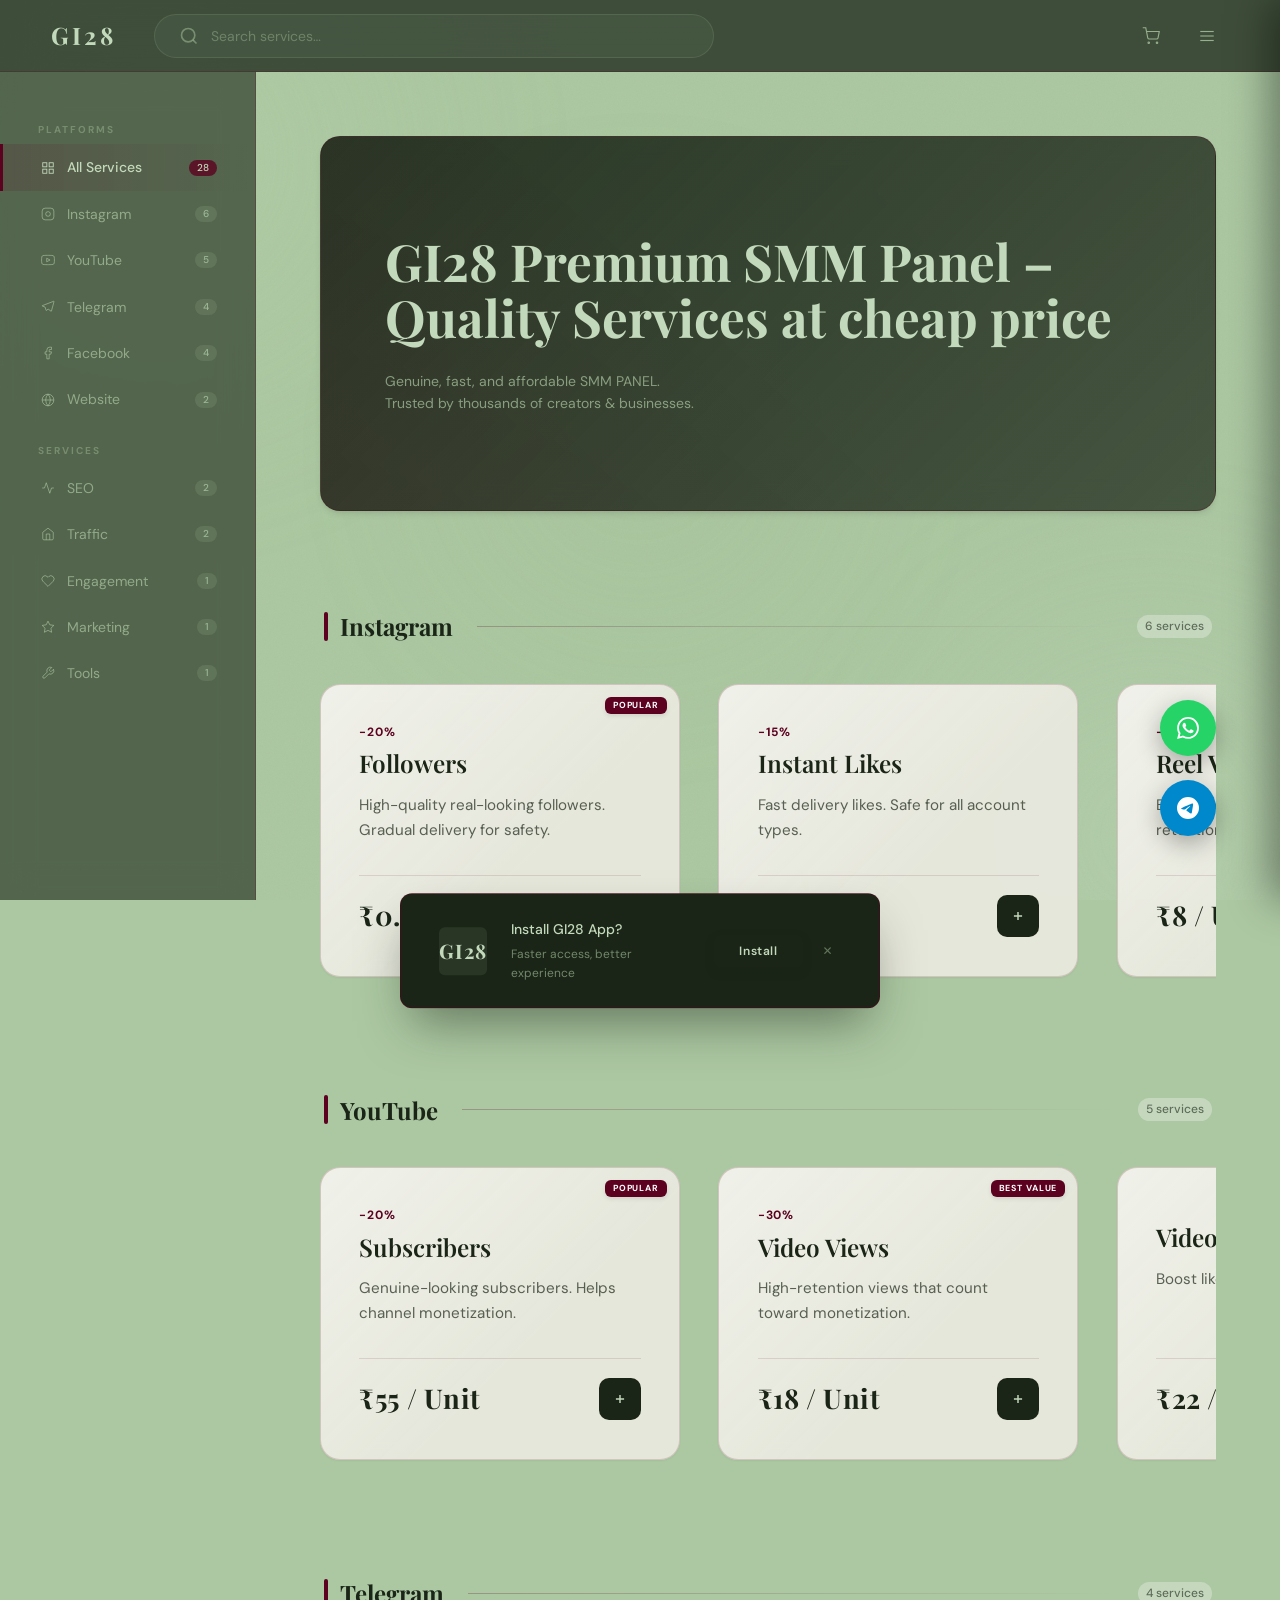
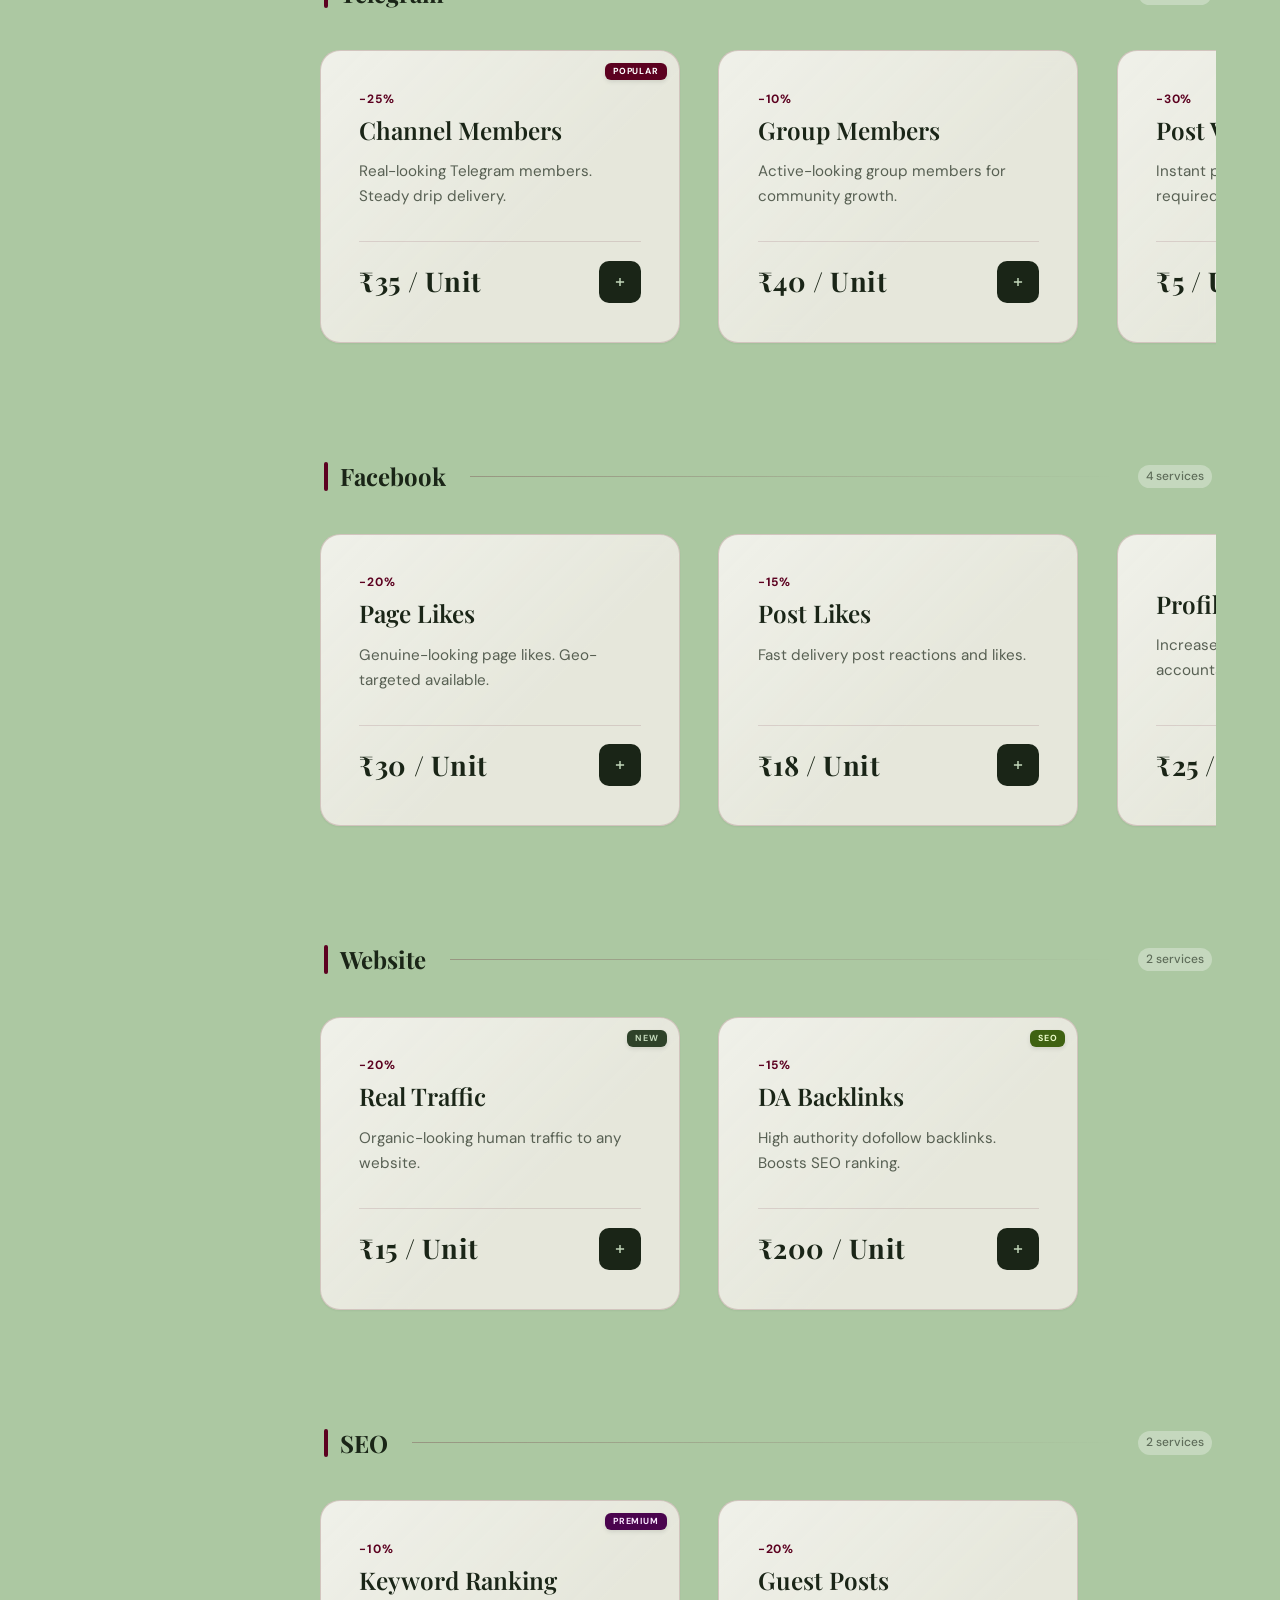
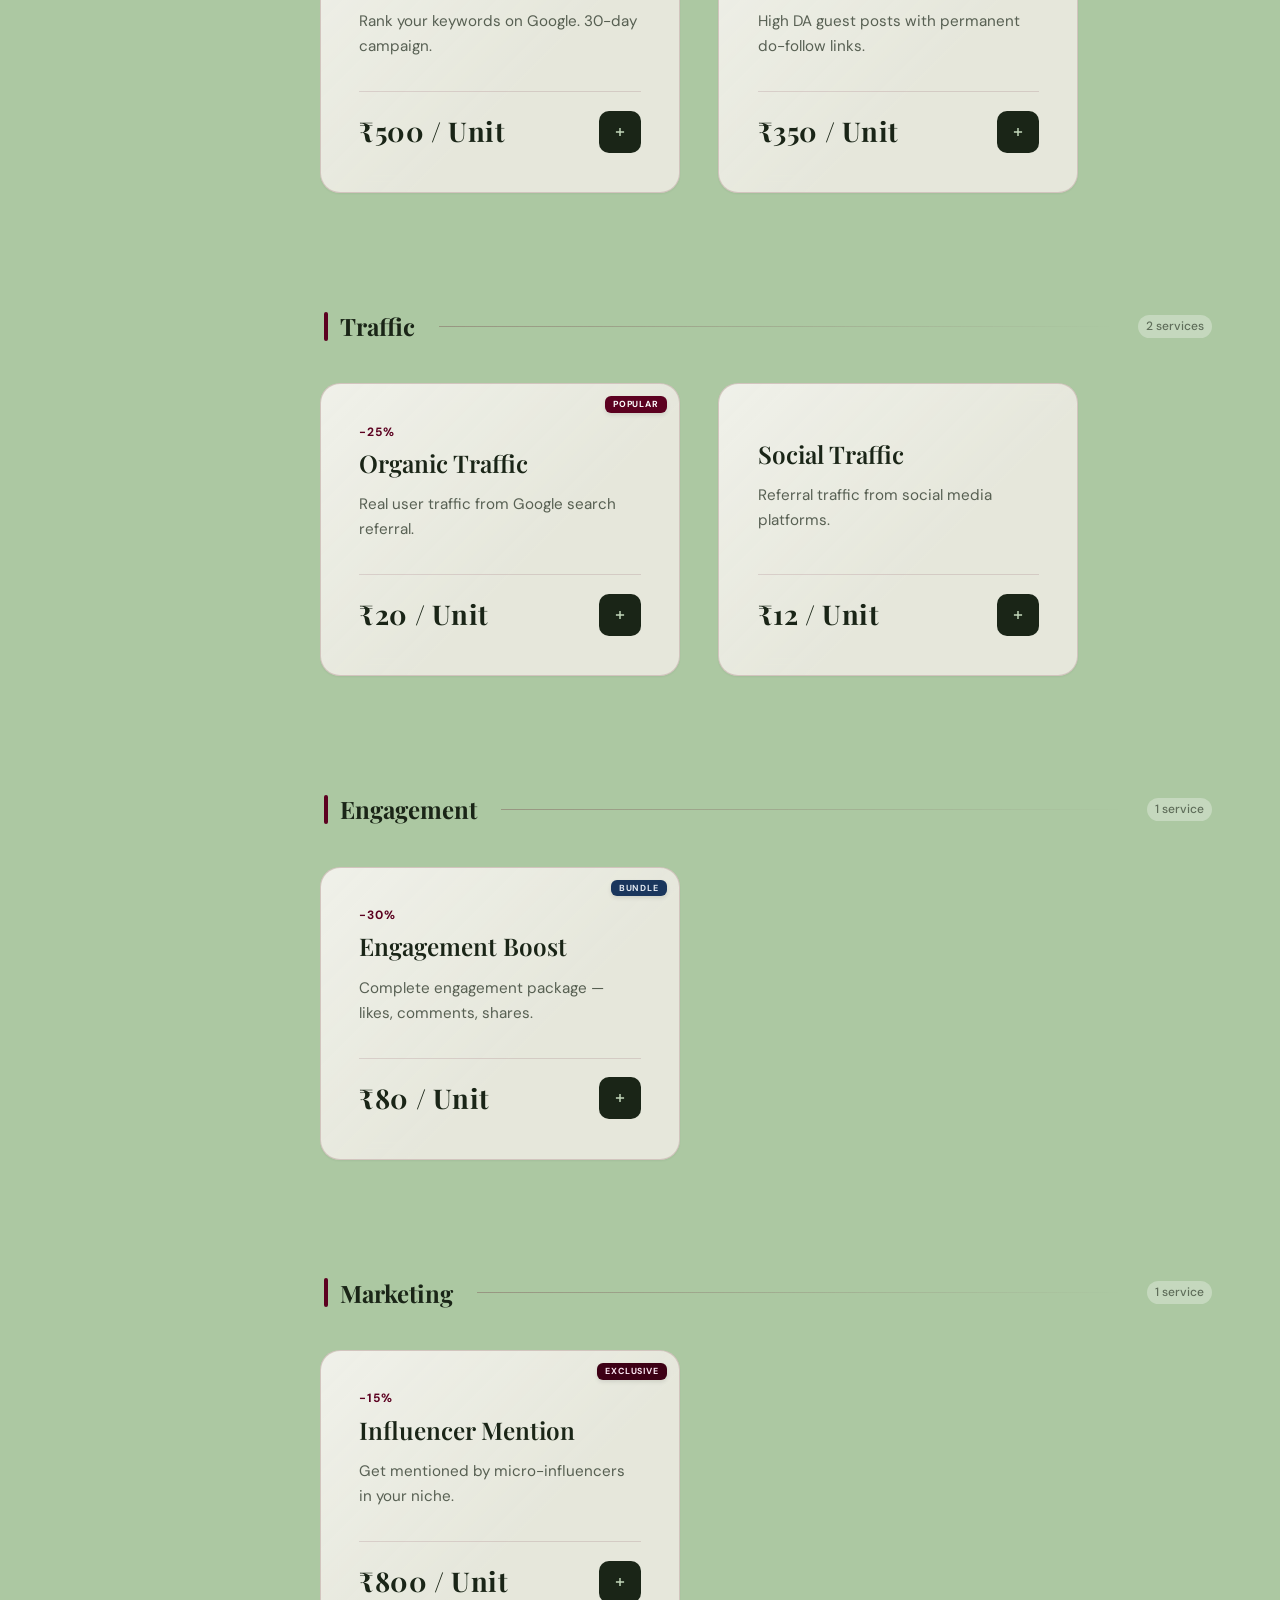
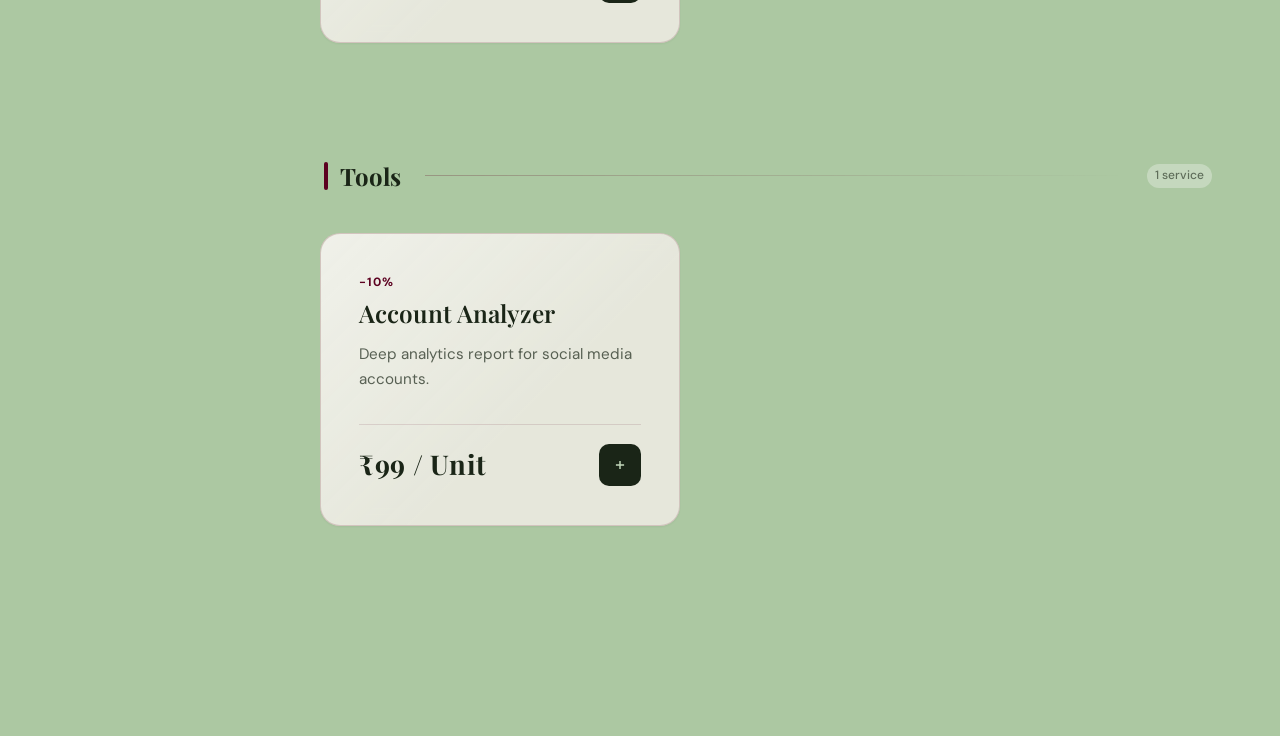
<file: index.html>
<!DOCTYPE html>
<html lang="en">
<head>
  <meta charset="UTF-8"/>
  <meta name="viewport" content="width=device-width, initial-scale=1.0, viewport-fit=cover"/>
  <meta name="theme-color" content="#1A2517"/>
  <meta name="description" content="GI28 — Cheapest digital services marketplace. Instagram, YouTube, Telegram, Facebook growth services. Fast, secure, genuine."/>
  <meta name="keywords" content="instagram followers, youtube subscribers, telegram members, social media services, cheap smm panel"/>
  <meta property="og:title" content="GI28 — Digital Services Marketplace"/>
  <meta property="og:description" content="Cheapest Deals | Limited Time Offer | Fast and Secure | Genuine Services"/>
  <meta property="og:url" content="https://gi28.site"/>
  <meta property="og:type" content="website"/>
  <meta name="twitter:card" content="summary"/>
  <title>GI28 — Digital Services Marketplace</title>
  <link rel="manifest" href="/manifest.json"/>
  <link rel="preconnect" href="https://fonts.googleapis.com"/>
  <link rel="preconnect" href="https://fonts.gstatic.com" crossorigin/>
  <link href="https://fonts.googleapis.com/css2?family=Playfair+Display:ital,wght@0,400;0,500;0,600;0,700;1,400&family=DM+Sans:opsz,wght@9..40,300;9..40,400;9..40,500&display=swap" rel="stylesheet"/>
  <link rel="stylesheet" href="style.css"/>
</head>
<body>

<!-- Background blobs -->
<div class="bg-blobs" aria-hidden="true">
  <div class="bg-blob bg-blob--1"></div>
  <div class="bg-blob bg-blob--2"></div>
  <div class="bg-blob bg-blob--3"></div>
</div>

<div id="app">

  <!-- ── Topbar ── -->

  <!-- ── Header ── -->
  <header class="header" role="banner">
    <div class="header__logo">
      GI28
   </div>

    <div class="header__search" role="search" style="position:relative">
      <svg width="14" height="14" viewBox="0 0 24 24" fill="none" stroke="currentColor" stroke-width="2" aria-hidden="true">
        <circle cx="11" cy="11" r="8"/><line x1="21" y1="21" x2="16.65" y2="16.65"/>
      </svg>
      <input type="search" id="search-input" placeholder="Search services…" autocomplete="off" aria-label="Search services"/>
      <div id="search-results" class="search-results" role="listbox" aria-label="Search results"></div>
    </div>



    <div class="header__actions">
      <a href="/cart/" class="btn-icon" title="View Cart" aria-label="View cart">
        <svg width="18" height="18" viewBox="0 0 24 24" fill="none" stroke="currentColor" stroke-width="1.5" aria-hidden="true">
          <circle cx="9" cy="21" r="1"/><circle cx="20" cy="21" r="1"/>
          <path d="M1 1h4l2.68 13.39a2 2 0 0 0 2 1.61h9.72a2 2 0 0 0 2-1.61L23 6H6"/>
        </svg>
        <span class="cart-badge" aria-live="polite" style="display:none">0</span>
      </a>

      <button id="cart-toggle" class="btn-icon" title="Cart Preview" aria-label="Open cart preview" aria-expanded="false">
        <svg width="18" height="18" viewBox="0 0 24 24" fill="none" stroke="currentColor" stroke-width="1.5" aria-hidden="true">
          <line x1="3" y1="12" x2="21" y2="12"/><line x1="3" y1="6" x2="21" y2="6"/><line x1="3" y1="18" x2="21" y2="18"/>
        </svg>
        <span class="cart-badge" aria-live="polite" style="display:none">0</span>
      </button>
    </div>
  </header>

  <!-- ── Page Layout ── -->
  <div class="page-layout">

    <!-- ── Sidebar ── -->
    <nav id="sidebar" class="sidebar" aria-label="Service categories"></nav>

    <!-- ── Main ── -->
    <main class="main-content" id="main-content">

      <!-- Hero -->
      <div class="hero-banner" role="banner">
  
        <h1 class="hero-banner__title">
    GI28 Premium SMM Panel – Quality Services at cheap price 
        </h1>
        <p class="hero-banner__sub">
          Genuine, fast, and affordable SMM PANEL.<br/>
          Trusted by thousands of creators &amp; businesses.
        </p>
       </div>

      <!-- Services Grid -->
      <div id="services-container">
        <!-- Injected by app.js -->
        <div style="display:flex;gap:12px;flex-wrap:wrap;padding:24px 0">
          <!-- Skeleton tiles -->
          <div class="service-tile skeleton" style="opacity:0.4"></div>
          <div class="service-tile skeleton" style="opacity:0.4"></div>
          <div class="service-tile skeleton" style="opacity:0.4"></div>
          <div class="service-tile skeleton" style="opacity:0.4"></div>
        </div>
      </div>

    </main>
  </div>

  <!-- ── Cart Sidebar ── -->
  <aside id="cart-sidebar" class="cart-sidebar" role="complementary" aria-label="Cart preview">
    <div class="cart-sidebar__header">
      <h2 class="cart-sidebar__title">Cart Preview</h2>
      <button id="cart-close" class="cart-sidebar__close" aria-label="Close cart">
        <svg width="16" height="16" viewBox="0 0 24 24" fill="none" stroke="currentColor" stroke-width="2">
          <line x1="18" y1="6" x2="6" y2="18"/><line x1="6" y1="6" x2="18" y2="18"/>
        </svg>
      </button>
    </div>

    <div id="cart-sidebar-items" class="cart-sidebar__items"></div>

    <div id="cart-sidebar-empty" class="cart-sidebar__empty" style="display:flex">
      <svg width="40" height="40" viewBox="0 0 24 24" fill="none" stroke="currentColor" stroke-width="1" aria-hidden="true">
        <circle cx="9" cy="21" r="1"/><circle cx="20" cy="21" r="1"/>
        <path d="M1 1h4l2.68 13.39a2 2 0 0 0 2 1.61h9.72a2 2 0 0 0 2-1.61L23 6H6"/>
      </svg>
      <p>Your cart is empty.<br/>Add services to get started.</p>
    </div>

    <div id="cart-sidebar-footer" class="cart-sidebar__footer" style="display:none">
      <div class="cart-sidebar__subtotal">
        <span class="cart-sidebar__subtotal-label">Subtotal</span>
        <span id="cart-sidebar-total" class="cart-sidebar__subtotal-amount">₹0.00</span>
      </div>
      <button id="go-to-cart" class="btn btn--primary btn--full">
        View Full Cart
        <svg width="14" height="14" viewBox="0 0 24 24" fill="none" stroke="currentColor" stroke-width="2">
          <line x1="5" y1="12" x2="19" y2="12"/><polyline points="12 5 19 12 12 19"/>
        </svg>
      </button>
    </div>
  </aside>

  <!-- Cart overlay -->
  <div id="cart-overlay" onclick="GI28.closeCart()" style="position:fixed;inset:0;background:rgba(26,37,23,0.5);z-index:299;display:none"></div>

</div><!-- #app -->

<!-- ── Add to Cart Modal ── -->
<div id="modal-overlay" class="modal-overlay" role="dialog" aria-modal="true" aria-labelledby="modal-title">
  <div id="add-modal" class="modal" data-service-id="">

    <div class="modal__header">
      <div>
        <h2 class="modal__title" id="modal-title">Service Title</h2>
        <div class="modal__category" id="modal-category">Category</div>
      </div>
      <button id="modal-close-btn" class="modal__close" aria-label="Close">
        <svg width="16" height="16" viewBox="0 0 24 24" fill="none" stroke="currentColor" stroke-width="2">
          <line x1="18" y1="6" x2="6" y2="18"/><line x1="6" y1="6" x2="18" y2="18"/>
        </svg>
      </button>
    </div>

    <div class="modal__body">
  <div class="modal-service-desc" id="modal-description"></div>
      <div class="form-group">
        <label class="form-label" for="modal-qty">Quantity</label>
        <input type="number" id="modal-qty" class="form-input" min="1" step="1" placeholder="Enter quantity"/>
        <div class="form-hint" id="modal-qty-hint">Min: 100 / Max: 100,000</div>
        <div class="form-error" id="modal-qty-error"></div>
      </div>

      <div class="form-group">
        <label class="form-label" for="modal-link">Target Link / Username</label>
        <input type="text" id="modal-link" class="form-input" placeholder="https://... or @username"/>
        <div class="form-hint">Enter the URL or username for this service</div>
        <div class="form-error" id="modal-link-error"></div>
      </div>

      <div class="price-preview">
        <div class="price-preview__row">
          <span id="modal-unit-price">₹0 / 1000</span>
          <span>×</span>
          <span><span id="modal-qty-display">0</span> qty</span>
        </div>
        <div class="price-preview__total">
          <span class="price-preview__total-label">Total</span>
          <span class="price-preview__total-amount" id="modal-total">₹0.00</span>
        </div>
      </div>

    </div>

    <div class="modal__footer">
      <button id="modal-cancel" class="btn btn--secondary">Cancel</button>
      <button id="modal-confirm" class="btn btn--primary">Add to Cart</button>
    </div>

  </div>
</div>

<!-- ── Floating Support Buttons ── -->
<div class="float-support" aria-label="Support contacts">
  <a href="https://wa.me/919583075623" target="_blank" rel="noopener" class="float-btn float-btn--wa" title="WhatsApp Support" aria-label="WhatsApp Support">
    <svg width="22" height="22" viewBox="0 0 24 24" fill="white" aria-hidden="true">
      <path d="M17.472 14.382c-.297-.149-1.758-.867-2.03-.967-.273-.099-.471-.148-.67.15-.197.297-.767.966-.94 1.164-.173.199-.347.223-.644.075-.297-.15-1.255-.463-2.39-1.475-.883-.788-1.48-1.761-1.653-2.059-.173-.297-.018-.458.13-.606.134-.133.298-.347.446-.52.149-.174.198-.298.298-.497.099-.198.05-.371-.025-.52-.075-.149-.669-1.612-.916-2.207-.242-.579-.487-.5-.669-.51-.173-.008-.371-.01-.57-.01-.198 0-.52.074-.792.372-.272.297-1.04 1.016-1.04 2.479 0 1.462 1.065 2.875 1.213 3.074.149.198 2.096 3.2 5.077 4.487.709.306 1.262.489 1.694.625.712.227 1.36.195 1.871.118.571-.085 1.758-.719 2.006-1.413.248-.694.248-1.289.173-1.413-.074-.124-.272-.198-.57-.347m-5.421 7.403h-.004a9.87 9.87 0 0 1-5.031-1.378l-.361-.214-3.741.982.998-3.648-.235-.374a9.86 9.86 0 0 1-1.51-5.26c.001-5.45 4.436-9.884 9.888-9.884 2.64 0 5.122 1.03 6.988 2.898a9.825 9.825 0 0 1 2.893 6.994c-.003 5.45-4.437 9.884-9.885 9.884m8.413-18.297A11.815 11.815 0 0 0 12.05 0C5.495 0 .16 5.335.157 11.892c0 2.096.547 4.142 1.588 5.945L.057 24l6.305-1.654a11.882 11.882 0 0 0 5.683 1.448h.005c6.554 0 11.89-5.335 11.893-11.893a11.821 11.821 0 0 0-3.48-8.413Z"/>
    </svg>
  </a>
  <a href="https://t.me/Const_Abrar" target="_blank" rel="noopener" class="float-btn float-btn--tg" title="Telegram Support" aria-label="Telegram Support">
    <svg width="22" height="22" viewBox="0 0 24 24" fill="white" aria-hidden="true">
      <path d="M11.944 0A12 12 0 0 0 0 12a12 12 0 0 0 12 12 12 12 0 0 0 12-12A12 12 0 0 0 12 0a12 12 0 0 0-.056 0zm4.962 7.224c.1-.002.321.023.465.14a.506.506 0 0 1 .171.325c.016.093.036.306.02.472-.18 1.898-.962 6.502-1.36 8.627-.168.9-.499 1.201-.82 1.23-.696.065-1.225-.46-1.9-.902-1.056-.693-1.653-1.124-2.678-1.8-1.185-.78-.417-1.21.258-1.91.177-.184 3.247-2.977 3.307-3.23.007-.032.014-.15-.056-.212s-.174-.041-.249-.024c-.106.024-1.793 1.14-5.061 3.345-.48.33-.913.49-1.302.48-.428-.008-1.252-.241-1.865-.44-.752-.245-1.349-.374-1.297-.789.027-.216.325-.437.893-.663 3.498-1.524 5.83-2.529 6.998-3.014 3.332-1.386 4.025-1.627 4.476-1.635z"/>
    </svg>
  </a>

  <!-- Mobile cart button -->
  <button id="cart-mobile-toggle" class="float-btn float-cart-mobile" aria-label="Open cart">
    <svg width="20" height="20" viewBox="0 0 24 24" fill="none" stroke="currentColor" stroke-width="1.5" aria-hidden="true">
      <circle cx="9" cy="21" r="1"/><circle cx="20" cy="21" r="1"/>
      <path d="M1 1h4l2.68 13.39a2 2 0 0 0 2 1.61h9.72a2 2 0 0 0 2-1.61L23 6H6"/>
    </svg>
    <span class="cart-badge" style="display:none">0</span>
  </button>
</div>

<!-- ── PWA Install Prompt ── -->
<div id="install-prompt" class="install-prompt" role="dialog" aria-label="Install app">
  <div class="install-prompt__icon">GI28</div>
  <div class="install-prompt__text">
    <div class="install-prompt__title">Install GI28 App?</div>
    <div class="install-prompt__sub">Faster access, better experience</div>
  </div>
  <div class="install-prompt__actions">
    <button id="install-btn" class="btn btn--primary btn--sm">Install</button>
    <button id="install-dismiss" class="install-prompt__dismiss" aria-label="Dismiss">✕</button>
  </div>
</div>

<!-- ── Toast Container ── -->
<div id="toast-container" class="toast-container" aria-live="polite" aria-atomic="false"></div>

<script src="app.js"></script>
<script>
  // Cart overlay show/hide sync
  const cartSidebar = document.getElementById('cart-sidebar');
  const cartOverlay = document.getElementById('cart-overlay');
  const observer = new MutationObserver(() => {
    cartOverlay.style.display = cartSidebar.classList.contains('open') ? 'block' : 'none';
  });
  observer.observe(cartSidebar, { attributes: true, attributeFilter: ['class'] });
</script>
</body>
</html>
</file>
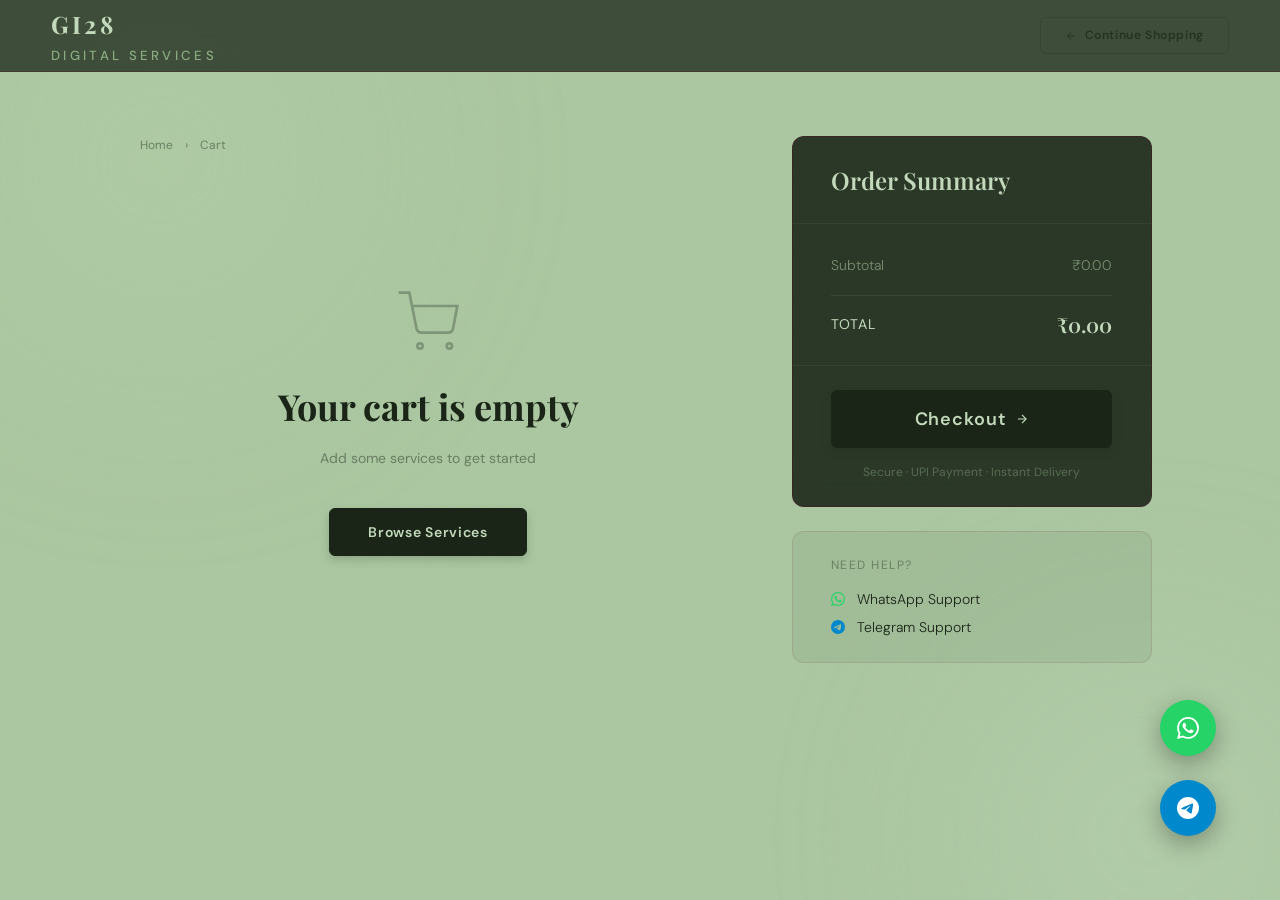
<file: cart/index.html>
<!DOCTYPE html>
<html lang="en">
<head>
  <meta charset="UTF-8"/>
  <meta name="viewport" content="width=device-width, initial-scale=1.0, viewport-fit=cover"/>
  <meta name="theme-color" content="#1A2517"/>
  <meta name="robots" content="noindex"/>
  <title>Cart — GI28</title>
  <link rel="manifest" href="/manifest.json"/>
  <link rel="preconnect" href="https://fonts.googleapis.com"/>
  <link rel="preconnect" href="https://fonts.gstatic.com" crossorigin/>
  <link href="https://fonts.googleapis.com/css2?family=Playfair+Display:ital,wght@0,400;0,500;0,600;0,700;1,400&family=DM+Sans:opsz,wght@9..40,300;9..40,400;9..40,500&display=swap" rel="stylesheet"/>
  <link rel="stylesheet" href="../style.css"/>
  <style>
    /* ── Cart Page Specific Styles ── */
    .cp-layout {
      max-width: 1100px;
      margin: 0 auto;
      padding: var(--sp-xl) var(--sp-lg);
      display: grid;
      grid-template-columns: 1fr 360px;
      gap: var(--sp-xl);
      align-items: start;
    }
    @media (max-width: 900px) {
      .cp-layout { grid-template-columns: 1fr; padding: var(--sp-md); }
    }

    /* Back link */
    .cp-breadcrumb {
      display: flex;
      align-items: center;
      gap: var(--sp-sm);
      font-size: var(--fs-meta);
      color: rgba(26,37,23,0.45);
      margin-bottom: var(--sp-lg);
      padding: 0 var(--sp-sm);
    }
    .cp-breadcrumb a { transition: color var(--t-fast); }
    .cp-breadcrumb a:hover { color: var(--burgundy); }

    /* Section titles */
    .cp-section-title {
      font-family: var(--font-serif);
      font-size: var(--fs-h2);
      font-weight: 600;
      color: var(--deep-olive);
      display: flex;
      align-items: center;
      gap: var(--sp-sm);
      margin-bottom: var(--sp-md);
    }
    .cp-section-title::before {
      content: '';
      display: inline-block;
      width: 3px; height: 18px;
      background: var(--burgundy);
      border-radius: 2px;
    }

    /* Cart items panel */
    .cp-panel {
      background: rgba(240,237,230,0.8);
      border: 1px solid rgba(92,1,32,0.12);
      border-radius: var(--radius-md);
      padding: var(--sp-lg);
      backdrop-filter: blur(6px);
      margin-bottom: var(--sp-lg);
    }

    /* Individual cart item */
    .cp-cart-item {
      border: 1px solid rgba(92,1,32,0.1);
      border-radius: var(--radius-sm);
      overflow: hidden;
      margin-bottom: var(--sp-sm);
      background: rgba(255,255,255,0.5);
      transition: border-color var(--t-fast);
    }
    .cp-cart-item:hover { border-color: rgba(92,1,32,0.25); }
    .cp-cart-item:last-child { margin-bottom: 0; }

    .cp-cart-item__header {
      display: flex;
      align-items: baseline;
      justify-content: space-between;
      padding: var(--sp-sm) var(--sp-md);
      background: rgba(26,37,23,0.03);
      border-bottom: 1px solid rgba(92,1,32,0.06);
    }
    .cp-cart-item__name {
      font-family: var(--font-serif);
      font-size: var(--fs-title);
      font-weight: 500;
      color: var(--deep-olive);
    }
    .cp-cart-item__category {
      font-size: var(--fs-meta);
      color: rgba(26,37,23,0.4);
      font-weight: 300;
    }

    .cp-cart-item__body {
      padding: var(--sp-sm) var(--sp-md);
      display: grid;
      grid-template-columns: 1fr 1fr 1fr;
      gap: var(--sp-sm);
    }
    @media (max-width: 600px) {
      .cp-cart-item__body { grid-template-columns: 1fr 1fr; }
    }
    .cp-cart-item__field { display: flex; flex-direction: column; gap: 2px; }
    .cp-label {
      font-size: var(--fs-micro);
      font-weight: 500;
      text-transform: uppercase;
      letter-spacing: 0.12em;
      color: rgba(26,37,23,0.4);
    }
    .cp-value {
      font-size: var(--fs-body);
      color: var(--deep-olive);
      font-weight: 300;
    }
    .cp-link {
      white-space: nowrap;
      overflow: hidden;
      text-overflow: ellipsis;
      max-width: 200px;
    }

    .cp-cart-item__footer {
      display: flex;
      align-items: center;
      justify-content: space-between;
      padding: var(--sp-xs) var(--sp-md) var(--sp-sm);
    }
    .cp-btn-ghost {
      display: inline-flex;
      align-items: center;
      gap: 4px;
      font-size: var(--fs-meta);
      color: rgba(92,1,32,0.6);
      padding: 3px 6px;
      border-radius: 2px;
      transition: all var(--t-fast);
      background: none;
      border: none;
      cursor: pointer;
      font-family: var(--font-sans);
    }
    .cp-btn-ghost:hover { background: rgba(92,1,32,0.08); color: var(--burgundy); }
    .cp-btn-ghost--sm { font-size: 10px; padding: 2px 5px; }

    .cp-cart-item__price {
      font-family: var(--font-serif);
      font-size: var(--fs-h2);
      font-weight: 600;
      color: var(--deep-olive);
    }

    /* Customer info */
    .cp-customer-form .form-group { margin-bottom: var(--sp-md); }

    /* Coupon */
    .cp-coupon {
      display: flex;
      gap: var(--sp-sm);
      align-items: flex-start;
    }
    .cp-coupon .form-input { flex: 1; }
    .cp-coupon-msg {
      font-size: var(--fs-meta);
      margin-top: 5px;
      font-weight: 300;
    }
    .cp-coupon-msg--success { color: #3a6a3a; }
    .cp-coupon-msg--error   { color: var(--burgundy); }

    /* Summary sidebar */
    .cp-summary {
      background: rgba(26,37,23,0.88);
      border: 1px solid rgba(92,1,32,0.3);
      border-radius: var(--radius-md);
      overflow: hidden;
      position: sticky;
      top: calc(var(--header-h) + var(--sp-md));
      backdrop-filter: blur(12px);
    }
    .cp-summary__header {
      padding: var(--sp-md) var(--sp-lg);
      border-bottom: 1px solid rgba(172,200,162,0.08);
      font-family: var(--font-serif);
      font-size: var(--fs-h2);
      font-weight: 600;
      color: var(--sage-light);
    }
    .cp-summary__body { padding: var(--sp-md) var(--sp-lg); }
    .cp-summary__row {
      display: flex;
      justify-content: space-between;
      align-items: center;
      padding: var(--sp-xs) 0;
      font-size: var(--fs-body);
      color: rgba(172,200,162,0.6);
      font-weight: 300;
    }
    .cp-summary__row--discount { color: #7aaf7a; }
    .cp-summary__total {
      display: flex;
      justify-content: space-between;
      align-items: center;
      padding: var(--sp-sm) 0 0;
      margin-top: var(--sp-sm);
      border-top: 1px solid rgba(172,200,162,0.1);
    }
    .cp-summary__total-label {
      font-size: var(--fs-body);
      font-weight: 400;
      color: var(--sage-light);
      text-transform: uppercase;
      letter-spacing: 0.08em;
    }
    .cp-summary__total-amount {
      font-family: var(--font-serif);
      font-size: 1.3rem;
      font-weight: 600;
      color: var(--sage-light);
    }
    .cp-summary__footer {
      padding: var(--sp-md) var(--sp-lg);
      border-top: 1px solid rgba(172,200,162,0.08);
    }

    /* Empty cart */
    #cart-empty {
      display: none;
      flex-direction: column;
      align-items: center;
      justify-content: center;
      padding: var(--sp-2xl) var(--sp-md);
      text-align: center;
    }
    #cart-empty svg { margin-bottom: var(--sp-md); opacity: 0.3; color: var(--deep-olive); }
    #cart-empty h2 { font-family: var(--font-serif); font-size: var(--fs-h1); color: var(--deep-olive); margin-bottom: var(--sp-sm); }
    #cart-empty p  { font-size: var(--fs-body); color: rgba(26,37,23,0.45); margin-bottom: var(--sp-lg); }

    /* Main cart layout */
    #cart-main { display: grid; }

    /* ── Order Modal ── */
    #order-modal-overlay {
      position: fixed; inset: 0;
      background: rgba(26,37,23,0.75);
      backdrop-filter: blur(8px);
      z-index: var(--z-overlay);
      display: flex; align-items: center; justify-content: center;
      padding: var(--sp-md);
      opacity: 0; visibility: hidden;
      transition: opacity var(--t-mid), visibility var(--t-mid);
    }
    #order-modal-overlay.open { opacity: 1; visibility: visible; }

    #order-modal {
      background: var(--cream);
      border: 1px solid rgba(92,1,32,0.2);
      border-radius: var(--radius-lg);
      width: 100%; max-width: 560px;
      max-height: 90vh;
      overflow-y: auto;
      box-shadow: var(--shadow-modal);
      transform: translateY(20px) scale(0.98);
      transition: transform var(--t-slow);
    }
    #order-modal-overlay.open #order-modal { transform: none; }

    .order-modal__header {
      padding: var(--sp-md) var(--sp-lg);
      border-bottom: 1px solid rgba(92,1,32,0.1);
      background: rgba(26,37,23,0.04);
      display: flex;
      justify-content: space-between;
      align-items: center;
      position: sticky; top: 0;
    }
    .order-modal__title {
      font-family: var(--font-serif);
      font-size: var(--fs-h1);
      font-weight: 600;
      color: var(--deep-olive);
    }
    .order-modal__section { padding: var(--sp-md) var(--sp-lg); border-bottom: 1px solid rgba(92,1,32,0.07); }
    .order-modal__section:last-child { border-bottom: none; }
    .order-modal__section-label {
      font-size: var(--fs-meta);
      font-weight: 500;
      text-transform: uppercase;
      letter-spacing: 0.15em;
      color: rgba(26,37,23,0.4);
      margin-bottom: var(--sp-sm);
    }

    .order-id-box {
      display: flex;
      align-items: center;
      justify-content: space-between;
      background: rgba(26,37,23,0.05);
      border: 1px solid rgba(92,1,32,0.15);
      border-radius: var(--radius-sm);
      padding: var(--sp-sm) var(--sp-md);
    }
    .order-id-val {
      font-family: 'Courier New', monospace;
      font-size: var(--fs-h2);
      font-weight: 700;
      color: var(--deep-olive);
      letter-spacing: 0.1em;
    }

    .order-item-row {
      display: flex;
      justify-content: space-between;
      font-size: var(--fs-body);
      color: rgba(26,37,23,0.7);
      padding: 3px 0;
      font-weight: 300;
      border-bottom: 1px dotted rgba(92,1,32,0.08);
    }
    .order-item-row:last-child { border-bottom: none; }

    /* Payment widget styles */
    .payment-widget { margin-top: var(--sp-sm); }
    .payment-widget--desktop {
      display: flex;
      gap: var(--sp-lg);
      align-items: flex-start;
    }
    .pw-qr-col { flex-shrink: 0; text-align: center; }
    .pw-qr {
      border: 3px solid #fff;
      border-radius: var(--radius-sm);
      box-shadow: var(--shadow-card);
    }
    .pw-qr-label { font-size: var(--fs-meta); color: rgba(26,37,23,0.4); margin-top: 6px; }
    .pw-info-col { flex: 1; }
    .pw-label { font-size: var(--fs-meta); text-transform: uppercase; letter-spacing: 0.12em; color: rgba(26,37,23,0.45); margin-bottom: 4px; }
    .pw-amount { font-family: var(--font-serif); font-size: 1.6rem; font-weight: 700; color: var(--deep-olive); margin-bottom: var(--sp-sm); }
    .pw-divider { height: 1px; background: rgba(92,1,32,0.1); margin: var(--sp-sm) 0; }
    .pw-upi-row { display: flex; align-items: center; gap: var(--sp-sm); flex-wrap: wrap; margin-bottom: var(--sp-sm); }
    .pw-upi-label { font-size: var(--fs-meta); color: rgba(26,37,23,0.45); }
    .pw-upi-val { font-size: var(--fs-body); font-weight: 500; color: var(--deep-olive); font-family: 'Courier New', monospace; }
    .pw-copy-btn {
      display: inline-flex; align-items: center; gap: 3px;
      font-size: var(--fs-meta); color: rgba(26,37,23,0.5);
      background: rgba(26,37,23,0.05); border: 1px solid rgba(26,37,23,0.1);
      padding: 2px 7px; border-radius: 2px; cursor: pointer;
      font-family: var(--font-sans); transition: all var(--t-fast);
    }
    .pw-copy-btn:hover { background: rgba(92,1,32,0.08); color: var(--burgundy); }
    .pw-apps { font-size: var(--fs-meta); color: rgba(26,37,23,0.4); margin-bottom: var(--sp-sm); font-weight: 300; }
    .pw-warning { font-size: var(--fs-meta); color: var(--burgundy); font-weight: 400; }
    .pw-note { font-size: var(--fs-meta); color: rgba(26,37,23,0.4); margin-top: var(--sp-xs); }
    /* Mobile payment */
    .pay-mobile { text-align: center; }
    .pay-upi-btn { margin: var(--sp-md) auto; max-width: 280px; }

    /* UTR section */
    .utr-section {
      background: rgba(26,37,23,0.04);
      border: 1px solid rgba(92,1,32,0.1);
      border-radius: var(--radius-sm);
      padding: var(--sp-md);
      margin-top: var(--sp-md);
    }
    .utr-label {
      font-size: var(--fs-body);
      font-weight: 400;
      color: var(--deep-olive);
      margin-bottom: var(--sp-sm);
    }
    .utr-label span { color: var(--burgundy); font-size: var(--fs-meta); }

    /* ── Receipt ── */
    #receipt-overlay {
      position: fixed; inset: 0;
      background: rgba(26,37,23,0.8);
      backdrop-filter: blur(10px);
      z-index: var(--z-modal);
      display: flex; align-items: center; justify-content: center;
      padding: var(--sp-md);
      opacity: 0; visibility: hidden;
      transition: opacity var(--t-mid), visibility var(--t-mid);
    }
    #receipt-overlay.open { opacity: 1; visibility: visible; }

    #receipt-modal {
      background: #f8f5ef;
      border: 1px solid rgba(92,1,32,0.15);
      border-radius: var(--radius-lg);
      width: 100%; max-width: 640px;
      max-height: 90vh;
      overflow-y: auto;
      box-shadow: var(--shadow-modal);
    }

    .receipt-actions {
      display: flex;
      gap: var(--sp-sm);
      justify-content: flex-end;
      padding: var(--sp-md) var(--sp-lg);
      border-bottom: 1px solid rgba(92,1,32,0.08);
      background: rgba(26,37,23,0.03);
    }

    /* Printable receipt */
    #receipt-printable {
      padding: var(--sp-xl);
      font-family: var(--font-sans);
    }
    .receipt-doc-header {
      display: flex;
      justify-content: space-between;
      align-items: flex-start;
      border-bottom: 2px solid var(--deep-olive);
      padding-bottom: var(--sp-md);
      margin-bottom: var(--sp-md);
    }
    .receipt-logo-block .receipt-logo {
      font-family: var(--font-serif);
      font-size: 1.5rem;
      font-weight: 700;
      color: var(--deep-olive);
      letter-spacing: 0.1em;
    }
    .receipt-logo-block .receipt-tagline {
      font-size: var(--fs-meta);
      color: rgba(26,37,23,0.45);
      letter-spacing: 0.08em;
      margin-top: 2px;
    }
    .receipt-meta-block { text-align: right; font-size: var(--fs-meta); color: rgba(26,37,23,0.55); }
    .receipt-meta-block .receipt-order-id {
      font-family: 'Courier New', monospace;
      font-size: var(--fs-body);
      font-weight: 700;
      color: var(--deep-olive);
      letter-spacing: 0.08em;
      display: block;
      margin-bottom: 4px;
    }

    .receipt-info-grid {
      display: grid;
      grid-template-columns: 1fr 1fr 1fr;
      gap: var(--sp-md);
      margin-bottom: var(--sp-lg);
      padding: var(--sp-md);
      background: rgba(26,37,23,0.03);
      border-radius: var(--radius-sm);
    }
    .receipt-info-item label {
      display: block;
      font-size: var(--fs-meta);
      text-transform: uppercase;
      letter-spacing: 0.12em;
      color: rgba(26,37,23,0.4);
      margin-bottom: 3px;
    }
    .receipt-info-item span {
      font-size: var(--fs-body);
      font-weight: 400;
      color: var(--deep-olive);
    }

    .receipt-table { width: 100%; border-collapse: collapse; margin-bottom: var(--sp-lg); }
    .receipt-table th {
      font-size: var(--fs-meta);
      font-weight: 500;
      text-transform: uppercase;
      letter-spacing: 0.1em;
      color: rgba(26,37,23,0.45);
      border-bottom: 1px solid rgba(92,1,32,0.15);
      padding: var(--sp-sm) var(--sp-xs);
      text-align: left;
    }
    .receipt-table td {
      font-size: var(--fs-body);
      padding: var(--sp-sm) var(--sp-xs);
      border-bottom: 1px solid rgba(92,1,32,0.06);
      color: var(--deep-olive);
      font-weight: 300;
    }

    .receipt-total-row {
      display: flex;
      justify-content: space-between;
      align-items: center;
      border-top: 2px solid var(--deep-olive);
      padding-top: var(--sp-sm);
      margin-top: var(--sp-sm);
    }
    .receipt-total-label { font-size: var(--fs-body); font-weight: 500; color: var(--deep-olive); text-transform: uppercase; letter-spacing: 0.08em; }
    .receipt-total-amount { font-family: var(--font-serif); font-size: 1.4rem; font-weight: 700; color: var(--burgundy); }

    .receipt-footer-note {
      margin-top: var(--sp-lg);
      padding-top: var(--sp-md);
      border-top: 1px solid rgba(92,1,32,0.1);
      font-size: var(--fs-meta);
      color: rgba(26,37,23,0.4);
      text-align: center;
      font-weight: 300;
      line-height: 1.6;
    }

    /* Receipt success header */
    .receipt-success-header {
      text-align: center;
      padding: var(--sp-lg) var(--sp-lg) var(--sp-md);
      background: rgba(26,37,23,0.04);
      border-bottom: 1px solid rgba(92,1,32,0.08);
    }
    .receipt-success-icon {
      width: 48px; height: 48px;
      background: rgba(58,106,58,0.12);
      border-radius: 50%;
      display: flex; align-items: center; justify-content: center;
      margin: 0 auto var(--sp-sm);
      color: #3a6a3a;
    }
    .receipt-success-title {
      font-family: var(--font-serif);
      font-size: var(--fs-h1);
      font-weight: 600;
      color: var(--deep-olive);
      margin-bottom: 4px;
    }
    .receipt-success-sub { font-size: var(--fs-body); color: rgba(26,37,23,0.5); font-weight: 300; }
    
    @media (max-width: 900px) {

  .cp-summary{
    position: fixed;
    bottom: 0;
    left: 0;
    right: 0;
    top: auto;
    border-radius: 16px 16px 0 0;
    z-index: 50;
    max-width: none;
  }

  .cp-summary__header{
    display:none;
  }

  .cp-layout{
    padding-bottom:120px;
  }

}
  </style>
</head>
<body>

<!-- Background blobs -->
<div class="bg-blobs" aria-hidden="true">
  <div class="bg-blob bg-blob--1"></div>
  <div class="bg-blob bg-blob--2"></div>
</div>

<div id="app">

  <!-- ── Header ── -->
  <header class="header" role="banner">
    <a href="/" class="header__logo" aria-label="GI28 home">
      GI28
      <span>Digital Services</span>
    </a>

    <div class="header__actions" style="margin-left:auto">
      <a href="/" class="btn btn--secondary btn--sm">
        <svg width="12" height="12" viewBox="0 0 24 24" fill="none" stroke="currentColor" stroke-width="2">
          <line x1="19" y1="12" x2="5" y2="12"/><polyline points="12 19 5 12 12 5"/>
        </svg>
        Continue Shopping
      </a>
    </div>
  </header>

  <!-- ── Main ── -->
  <main>
    <div class="cp-layout">

      <!-- Left: Cart items + Customer form -->
      <div>
        <div class="cp-breadcrumb">
          <a href="/">Home</a>
          <span>›</span>
          <span>Cart</span>
        </div>

        <!-- Empty state -->
        <div id="cart-empty" style="display:none">
          <svg width="64" height="64" viewBox="0 0 24 24" fill="none" stroke="currentColor" stroke-width="1">
            <circle cx="9" cy="21" r="1"/><circle cx="20" cy="21" r="1"/>
            <path d="M1 1h4l2.68 13.39a2 2 0 0 0 2 1.61h9.72a2 2 0 0 0 2-1.61L23 6H6"/>
          </svg>
          <h2>Your cart is empty</h2>
          <p>Add some services to get started</p>
          <a href="/" class="btn btn--primary">Browse Services</a>
        </div>

        <!-- Cart main content -->
        <div id="cart-main">

          <!-- Items -->
          <div class="cp-panel">
            <h2 class="cp-section-title">Order Items</h2>
            <div id="cart-items">
              <!-- Injected by cart.js -->
            </div>
          </div>

          <!-- Customer Information -->
          <div class="cp-panel cp-customer-form">
            <h2 class="cp-section-title">Your Information</h2>

            <div class="form-group">
              <label class="form-label" for="customer-name">Full Name</label>
              <input type="text" id="customer-name" class="form-input" placeholder="Enter your name"/>
              <div class="form-error" id="name-error"></div>
            </div>

            <div class="form-group">
              <label class="form-label" for="customer-wa">WhatsApp Number</label>
              <input type="tel" id="customer-wa" class="form-input" placeholder="+91 9876543210"/>
              <div class="form-hint">We'll send order updates on WhatsApp</div>
              <div class="form-error" id="wa-error"></div>
            </div>
          </div>

          <!-- Coupon -->
          <div class="cp-panel">
            <h2 class="cp-section-title">Coupon Code</h2>
            <div class="cp-coupon">
              <input type="text" id="coupon-input" class="form-input" placeholder="Enter coupon code" style="text-transform:uppercase"/>
              <button id="apply-coupon" class="btn btn--secondary">Apply</button>
            </div>
            <div id="coupon-msg" class="cp-coupon-msg"></div>
            <button id="remove-coupon" class="cp-btn-ghost" style="margin-top:6px;display:none" onclick="CartPage.removeCoupon()">Remove coupon</button>
          </div>

        </div><!-- #cart-main -->
      </div><!-- Left col -->

      <!-- Right: Order Summary -->
      <div>
        <div class="cp-summary">
          <div class="cp-summary__header">Order Summary</div>
          <div class="cp-summary__body">
            <div class="cp-summary__row">
              <span>Subtotal</span>
              <span id="summary-subtotal">₹0.00</span>
            </div>
            <div class="cp-summary__row cp-summary__row--discount" id="summary-discount-row" style="display:none">
              <span>Discount</span>
              <span id="summary-discount">−₹0.00</span>
            </div>
            <div class="cp-summary__total">
              <span class="cp-summary__total-label">Total</span>
              <span class="cp-summary__total-amount" id="summary-total">₹0.00</span>
            </div>
          </div>
          <div class="cp-summary__footer">
            <button id="checkout-btn" class="btn btn--primary btn--full btn--lg">
              Checkout
              <svg width="14" height="14" viewBox="0 0 24 24" fill="none" stroke="currentColor" stroke-width="2">
                <line x1="5" y1="12" x2="19" y2="12"/><polyline points="12 5 19 12 12 19"/>
              </svg>
            </button>
            <div style="text-align:center;margin-top:var(--sp-sm)">
              <span style="font-size:var(--fs-meta);color:rgba(172,200,162,0.35)">Secure · UPI Payment · Instant Delivery</span>
            </div>
          </div>
        </div>

        <!-- Support box -->
        <div style="margin-top:var(--sp-md);background:rgba(26,37,23,0.06);border:1px solid rgba(92,1,32,0.1);border-radius:var(--radius-md);padding:var(--sp-md) var(--sp-lg);">
          <div style="font-size:var(--fs-meta);color:rgba(26,37,23,0.4);text-transform:uppercase;letter-spacing:0.12em;margin-bottom:var(--sp-sm)">Need Help?</div>
          <a href="https://wa.me/919876543210" target="_blank" rel="noopener"
            style="display:flex;align-items:center;gap:var(--sp-sm);font-size:var(--fs-body);color:var(--deep-olive);margin-bottom:6px;font-weight:300;transition:color 0.15s ease"
            onmouseover="this.style.color='#25d366'" onmouseout="this.style.color='var(--deep-olive)'">
            <svg width="14" height="14" viewBox="0 0 24 24" fill="#25d366"><path d="M17.472 14.382c-.297-.149-1.758-.867-2.03-.967-.273-.099-.471-.148-.67.15-.197.297-.767.966-.94 1.164-.173.199-.347.223-.644.075-.297-.15-1.255-.463-2.39-1.475-.883-.788-1.48-1.761-1.653-2.059-.173-.297-.018-.458.13-.606.134-.133.298-.347.446-.52.149-.174.198-.298.298-.497.099-.198.05-.371-.025-.52-.075-.149-.669-1.612-.916-2.207-.242-.579-.487-.5-.669-.51-.173-.008-.371-.01-.57-.01-.198 0-.52.074-.792.372-.272.297-1.04 1.016-1.04 2.479 0 1.462 1.065 2.875 1.213 3.074.149.198 2.096 3.2 5.077 4.487.709.306 1.262.489 1.694.625.712.227 1.36.195 1.871.118.571-.085 1.758-.719 2.006-1.413.248-.694.248-1.289.173-1.413-.074-.124-.272-.198-.57-.347m-5.421 7.403h-.004a9.87 9.87 0 0 1-5.031-1.378l-.361-.214-3.741.982.998-3.648-.235-.374a9.86 9.86 0 0 1-1.51-5.26c.001-5.45 4.436-9.884 9.888-9.884 2.64 0 5.122 1.03 6.988 2.898a9.825 9.825 0 0 1 2.893 6.994c-.003 5.45-4.437 9.884-9.885 9.884m8.413-18.297A11.815 11.815 0 0 0 12.05 0C5.495 0 .16 5.335.157 11.892c0 2.096.547 4.142 1.588 5.945L.057 24l6.305-1.654a11.882 11.882 0 0 0 5.683 1.448h.005c6.554 0 11.89-5.335 11.893-11.893a11.821 11.821 0 0 0-3.48-8.413Z"/></svg>
            WhatsApp Support
          </a>
          <a href="https://t.me/gi28support" target="_blank" rel="noopener"
            style="display:flex;align-items:center;gap:var(--sp-sm);font-size:var(--fs-body);color:var(--deep-olive);font-weight:300;transition:color 0.15s ease"
            onmouseover="this.style.color='#0088cc'" onmouseout="this.style.color='var(--deep-olive)'">
            <svg width="14" height="14" viewBox="0 0 24 24" fill="#0088cc"><path d="M11.944 0A12 12 0 0 0 0 12a12 12 0 0 0 12 12 12 12 0 0 0 12-12A12 12 0 0 0 12 0a12 12 0 0 0-.056 0zm4.962 7.224c.1-.002.321.023.465.14a.506.506 0 0 1 .171.325c.016.093.036.306.02.472-.18 1.898-.962 6.502-1.36 8.627-.168.9-.499 1.201-.82 1.23-.696.065-1.225-.46-1.9-.902-1.056-.693-1.653-1.124-2.678-1.8-1.185-.78-.417-1.21.258-1.91.177-.184 3.247-2.977 3.307-3.23.007-.032.014-.15-.056-.212s-.174-.041-.249-.024c-.106.024-1.793 1.14-5.061 3.345-.48.33-.913.49-1.302.48-.428-.008-1.252-.241-1.865-.44-.752-.245-1.349-.374-1.297-.789.027-.216.325-.437.893-.663 3.498-1.524 5.83-2.529 6.998-3.014 3.332-1.386 4.025-1.627 4.476-1.635z"/></svg>
            Telegram Support
          </a>
        </div>
      </div>

    </div><!-- .cp-layout -->
  </main>

</div><!-- #app -->

<!-- ── Order Summary Modal ── -->
<div id="order-modal-overlay" role="dialog" aria-modal="true" aria-labelledby="order-modal-title">
  <div id="order-modal">

    <div class="order-modal__header">
      <h2 class="order-modal__title" id="order-modal-title">Order Summary</h2>
      <button id="order-modal-close" class="modal__close" aria-label="Close">
        <svg width="16" height="16" viewBox="0 0 24 24" fill="none" stroke="currentColor" stroke-width="2">
          <line x1="18" y1="6" x2="6" y2="18"/><line x1="6" y1="6" x2="18" y2="18"/>
        </svg>
      </button>
    </div>

    <!-- Order ID -->
    <div class="order-modal__section">
      <div class="order-modal__section-label">Order ID</div>
      <div class="order-id-box">
        <span class="order-id-val" id="order-id-display">—</span>
        <button class="cp-btn-ghost" onclick="navigator.clipboard?.writeText(document.getElementById('order-id-display').textContent)">Copy</button>
      </div>
    </div>

    <!-- Items -->
    <div class="order-modal__section">
      <div class="order-modal__section-label">Items Ordered</div>
      <div id="order-items-list"></div>
      <div style="display:flex;justify-content:space-between;margin-top:var(--sp-sm);padding-top:var(--sp-sm);border-top:1px solid rgba(92,1,32,0.1)">
        <span style="font-size:var(--fs-body);font-weight:500;color:var(--deep-olive)">Total Payable</span>
        <span id="order-amount-display" style="font-family:var(--font-serif);font-size:1.1rem;font-weight:700;color:var(--burgundy)">—</span>
      </div>
    </div>

    <!-- Payment -->
    <div class="order-modal__section">
      <div class="order-modal__section-label">Payment</div>
      <div id="payment-section">
        <!-- Injected by CartPage.renderPaymentSection() -->
      </div>
    </div>

    <!-- UTR Input -->
    <div class="order-modal__section">
      <div class="utr-section">
        <div class="utr-label">
          Enter Transaction ID (UTR)
          <span>— From your UPI app after payment</span>
        </div>
        <div class="form-group" style="margin-bottom:0">
          <input type="text" id="utr-input" class="form-input" placeholder="12-digit UTR / Transaction ID"/>
          <div class="form-error" id="utr-error"></div>
        </div>
        <button id="submit-order-btn" class="btn btn--primary btn--full" style="margin-top:var(--sp-md)">
          Submit Order
        </button>
        <div style="font-size:var(--fs-meta);color:rgba(26,37,23,0.4);text-align:center;margin-top:var(--sp-sm);font-weight:300">
          Your order will be processed within 1–6 hours
        </div>
      </div>
    </div>

  </div>
</div>

<!-- ── Receipt Modal ── -->
<div id="receipt-overlay" role="dialog" aria-modal="true" aria-label="Order Receipt">
  <div id="receipt-modal">

    <div class="receipt-success-header">
      <div class="receipt-success-icon">
        <svg width="24" height="24" viewBox="0 0 24 24" fill="none" stroke="currentColor" stroke-width="2.5">
          <polyline points="20 6 9 17 4 12"/>
        </svg>
      </div>
      <div class="receipt-success-title">Order Submitted!</div>
      <div class="receipt-success-sub">We'll process your order within 1–6 hours</div>
    </div>

    <div class="receipt-actions">
      <button id="download-receipt" class="btn btn--secondary btn--sm">
        <svg width="12" height="12" viewBox="0 0 24 24" fill="none" stroke="currentColor" stroke-width="2">
          <path d="M21 15v4a2 2 0 0 1-2 2H5a2 2 0 0 1-2-2v-4"/>
          <polyline points="7 10 12 15 17 10"/><line x1="12" y1="15" x2="12" y2="3"/>
        </svg>
        Download Receipt
      </button>
      <button id="receipt-close" class="btn btn--primary btn--sm">Back to Shop</button>
    </div>

    <!-- Printable receipt content -->
    <div id="receipt-printable">

      <div class="receipt-doc-header">
        <div class="receipt-logo-block">
          <div class="receipt-logo">GI28</div>
          <div class="receipt-tagline">gi28.site · const.abrar@proton.me</div>
        </div>
        <div class="receipt-meta-block">
          <span class="receipt-order-id" id="receipt-order-id">—</span>
          <span id="receipt-date" style="display:block;margin-bottom:2px">—</span>
          <span style="color:rgba(26,37,23,0.4)">Invoice</span>
        </div>
      </div>

      <div class="receipt-info-grid">
        <div class="receipt-info-item">
          <label>Customer</label>
          <span id="receipt-name">—</span>
        </div>
        <div class="receipt-info-item">
          <label>WhatsApp</label>
          <span id="receipt-wa">—</span>
        </div>
        <div class="receipt-info-item">
          <label>UTR / Txn ID</label>
          <span id="receipt-utr" style="font-family:'Courier New',monospace;font-size:11px">—</span>
        </div>
      </div>

      <table class="receipt-table">
        <thead>
          <tr>
            <th>Service</th>
            <th>Category</th>
            <th>Quantity</th>
            <th>Target</th>
            <th>Amount</th>
          </tr>
        </thead>
        <tbody id="receipt-items">
          <!-- Injected by CartPage -->
        </tbody>
      </table>

      <div class="receipt-total-row">
        <span class="receipt-total-label">Total Paid</span>
        <span class="receipt-total-amount" id="receipt-total">—</span>
      </div>

      <div class="receipt-footer-note">
        GI28 Digital Services · gi28.site · Powered by genuine, fast &amp; secure delivery.<br/>
        For support: WhatsApp or Telegram @gi28support
      </div>

    </div><!-- #receipt-printable -->
  </div>
</div>

<!-- ── Floating Support ── -->
<div class="float-support" aria-label="Support">
  <a href="https://wa.me/919876543210" target="_blank" rel="noopener" class="float-btn float-btn--wa" title="WhatsApp" aria-label="WhatsApp Support">
    <svg width="22" height="22" viewBox="0 0 24 24" fill="white">
      <path d="M17.472 14.382c-.297-.149-1.758-.867-2.03-.967-.273-.099-.471-.148-.67.15-.197.297-.767.966-.94 1.164-.173.199-.347.223-.644.075-.297-.15-1.255-.463-2.39-1.475-.883-.788-1.48-1.761-1.653-2.059-.173-.297-.018-.458.13-.606.134-.133.298-.347.446-.52.149-.174.198-.298.298-.497.099-.198.05-.371-.025-.52-.075-.149-.669-1.612-.916-2.207-.242-.579-.487-.5-.669-.51-.173-.008-.371-.01-.57-.01-.198 0-.52.074-.792.372-.272.297-1.04 1.016-1.04 2.479 0 1.462 1.065 2.875 1.213 3.074.149.198 2.096 3.2 5.077 4.487.709.306 1.262.489 1.694.625.712.227 1.36.195 1.871.118.571-.085 1.758-.719 2.006-1.413.248-.694.248-1.289.173-1.413-.074-.124-.272-.198-.57-.347m-5.421 7.403h-.004a9.87 9.87 0 0 1-5.031-1.378l-.361-.214-3.741.982.998-3.648-.235-.374a9.86 9.86 0 0 1-1.51-5.26c.001-5.45 4.436-9.884 9.888-9.884 2.64 0 5.122 1.03 6.988 2.898a9.825 9.825 0 0 1 2.893 6.994c-.003 5.45-4.437 9.884-9.885 9.884m8.413-18.297A11.815 11.815 0 0 0 12.05 0C5.495 0 .16 5.335.157 11.892c0 2.096.547 4.142 1.588 5.945L.057 24l6.305-1.654a11.882 11.882 0 0 0 5.683 1.448h.005c6.554 0 11.89-5.335 11.893-11.893a11.821 11.821 0 0 0-3.48-8.413Z"/>
    </svg>
  </a>
  <a href="https://t.me/gi28support" target="_blank" rel="noopener" class="float-btn float-btn--tg" title="Telegram" aria-label="Telegram Support">
    <svg width="22" height="22" viewBox="0 0 24 24" fill="white">
      <path d="M11.944 0A12 12 0 0 0 0 12a12 12 0 0 0 12 12 12 12 0 0 0 12-12A12 12 0 0 0 12 0a12 12 0 0 0-.056 0zm4.962 7.224c.1-.002.321.023.465.14a.506.506 0 0 1 .171.325c.016.093.036.306.02.472-.18 1.898-.962 6.502-1.36 8.627-.168.9-.499 1.201-.82 1.23-.696.065-1.225-.46-1.9-.902-1.056-.693-1.653-1.124-2.678-1.8-1.185-.78-.417-1.21.258-1.91.177-.184 3.247-2.977 3.307-3.23.007-.032.014-.15-.056-.212s-.174-.041-.249-.024c-.106.024-1.793 1.14-5.061 3.345-.48.33-.913.49-1.302.48-.428-.008-1.252-.241-1.865-.44-.752-.245-1.349-.374-1.297-.789.027-.216.325-.437.893-.663 3.498-1.524 5.83-2.529 6.998-3.014 3.332-1.386 4.025-1.627 4.476-1.635z"/>
    </svg>
  </a>
</div>

<!-- ── Toast ── -->
<div id="toast-container" class="toast-container" aria-live="polite"></div>

<script src="../payment.js"></script>
<script src="../cart.js"></script>
</body>
</html>
</file>
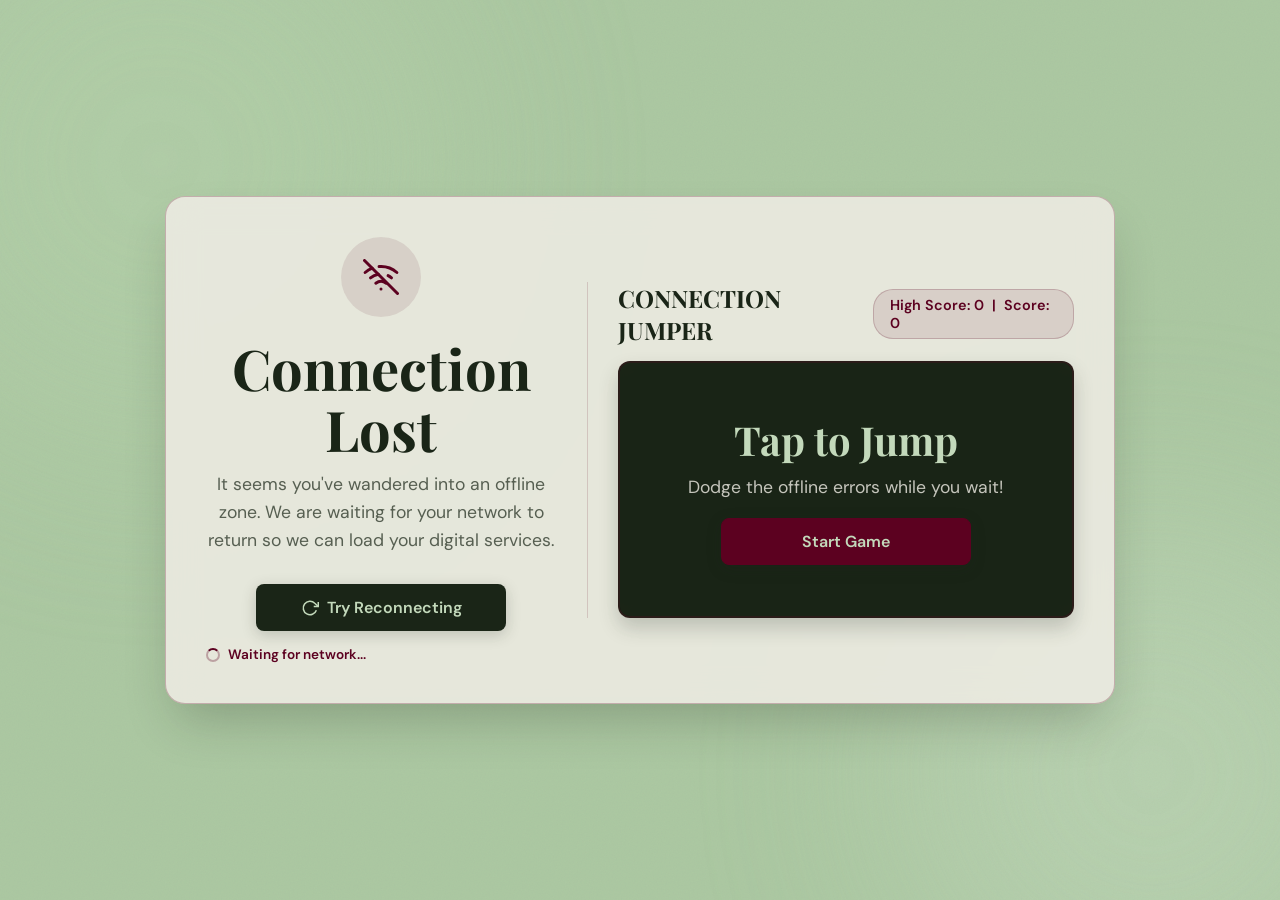
<file: offline.html>
<!DOCTYPE html>
<html lang="en">
<head>
  <meta charset="UTF-8"/>
  <meta name="viewport" content="width=device-width, initial-scale=1.0, maximum-scale=1.0, user-scalable=no, viewport-fit=cover"/>
  <meta name="theme-color" content="#1A2517"/>
  <title>Offline | GI28</title>
  <meta name="description" content="You are currently offline. Check your connection."/>
  
  <link rel="preconnect" href="https://fonts.googleapis.com"/>
  <link rel="preconnect" href="https://fonts.gstatic.com" crossorigin/>
  <link href="https://fonts.googleapis.com/css2?family=Playfair+Display:ital,wght@0,400;0,600;0,700;1,400&family=DM+Sans:opsz,wght@9..40,400;9..40,500;9..40,600&display=swap" rel="stylesheet"/>

  <style>
    /* ── GI28 Theme Core ── */
    :root {
      --sage:        #ACC8A2;
      --sage-light:  #c3d9bb;
      --deep-olive:  #1A2517;
      --burgundy:    #5C0120;
      --cream:       #f0ede6;
      --font-serif:  'Playfair Display', Georgia, serif;
      --font-sans:   'DM Sans', system-ui, -apple-system, sans-serif;
      --radius-md:   0.75rem;
      --radius-lg:   1.25rem;
      --glass-border: rgba(92, 1, 32, 0.25);
    }

    * { box-sizing: border-box; margin: 0; padding: 0; }

    body {
      font-family: var(--font-sans);
      color: var(--deep-olive);
      background: var(--sage);
      min-height: 100vh;
      display: flex;
      flex-direction: column;
      align-items: center;
      justify-content: center;
      overflow-x: hidden;
      padding: clamp(10px, 3vw, 40px);
    }

    /* Paper Texture */
    body::before {
      content: '';
      position: fixed;
      inset: 0;
      background-image: url("data:image/svg+xml,%3Csvg xmlns='http://www.w3.org/2000/svg' width='400' height='400'%3E%3Cfilter id='noise'%3E%3CfeTurbulence type='fractalNoise' baseFrequency='0.75' numOctaves='3' stitchTiles='stitch'/%3E%3C/filter%3E%3Crect width='400' height='400' filter='url(%23noise)' opacity='0.04'/%3E%3C/svg%3E");
      pointer-events: none;
      z-index: 0;
      mix-blend-mode: multiply;
    }

    /* Animated Blobs */
    .bg-blobs { position: fixed; inset: 0; pointer-events: none; z-index: -1; overflow: hidden; }
    .bg-blob { position: absolute; border-radius: 50%; filter: blur(100px); opacity: 0.4; animation: float 20s infinite alternate ease-in-out; }
    .bg-blob--1 { width: 45vw; height: 45vw; background: #b8d4ae; top: -10vw; left: -10vw; }
    .bg-blob--2 { width: 40vw; height: 40vw; background: #c8dcc3; bottom: -10vw; right: -10vw; animation-delay: -5s; }

    /* Main Container */
    .offline-container {
      position: relative;
      z-index: 1;
      width: 100%;
      max-width: 950px;
      background: rgba(240, 237, 230, 0.85);
      backdrop-filter: blur(16px);
      -webkit-backdrop-filter: blur(16px);
      border: 1px solid var(--glass-border);
      border-radius: var(--radius-lg);
      padding: clamp(20px, 4vw, 40px);
      box-shadow: 0 25px 50px -12px rgba(26, 37, 23, 0.25);
      display: flex;
      flex-direction: column;
      gap: 30px;
    }

    @media (min-width: 800px) {
      .offline-container { flex-direction: row; align-items: center; }
      .offline-header { flex: 1; text-align: left; }
      .game-section { flex: 1.3; border-left: 1px solid rgba(92, 1, 32, 0.15); padding-left: 30px; }
    }

    .offline-header { text-align: center; }
    
    .icon-wrapper {
      display: inline-flex;
      align-items: center;
      justify-content: center;
      width: 80px;
      height: 80px;
      background: rgba(92, 1, 32, 0.1);
      border-radius: 50%;
      color: var(--burgundy);
      margin-bottom: 20px;
      animation: pulse 2s infinite ease-in-out;
    }

    @keyframes pulse {
      0% { box-shadow: 0 0 0 0 rgba(92, 1, 32, 0.4); }
      70% { box-shadow: 0 0 0 15px rgba(92, 1, 32, 0); }
      100% { box-shadow: 0 0 0 0 rgba(92, 1, 32, 0); }
    }

    .offline-header h1 { font-family: var(--font-serif); font-size: clamp(2rem, 5vw, 3.5rem); color: var(--deep-olive); line-height: 1.1; margin-bottom: 10px; }
    .offline-header p { font-size: 1.1rem; color: rgba(26, 37, 23, 0.7); margin-bottom: 30px; line-height: 1.6; }

    .btn {
      display: inline-flex;
      align-items: center;
      justify-content: center;
      gap: 8px;
      padding: 12px 24px;
      font-family: var(--font-sans);
      font-size: 1rem;
      font-weight: 600;
      border-radius: 8px;
      cursor: pointer;
      border: 1px solid transparent;
      transition: all 0.3s cubic-bezier(0.175, 0.885, 0.32, 1.275);
      white-space: nowrap;
      text-decoration: none;
      width: 100%;
      max-width: 250px;
    }

    .btn:active { transform: scale(0.95); }
    .btn--primary { background: var(--deep-olive); color: var(--sage-light); box-shadow: 0 4px 15px rgba(26, 37, 23, 0.2); }
    .btn--primary:hover { background: var(--burgundy); transform: translateY(-3px); box-shadow: 0 8px 20px rgba(92, 1, 32, 0.3); }

    .status-text {
      margin-top: 15px;
      font-size: 0.85rem;
      color: var(--burgundy);
      font-weight: 600;
      display: flex;
      align-items: center;
      justify-content: center;
      gap: 8px;
    }
    @media (min-width: 800px) { .status-text { justify-content: flex-start; } }

    .spinner {
      width: 14px;
      height: 14px;
      border: 2px solid rgba(92, 1, 32, 0.3);
      border-top-color: var(--burgundy);
      border-radius: 50%;
      animation: spin 1s linear infinite;
    }
    @keyframes spin { to { transform: rotate(360deg); } }

    /* Game Section */
    .game-section { width: 100%; }
    .game-header { display: flex; justify-content: space-between; align-items: center; margin-bottom: 15px; }
    .game-title { font-family: var(--font-serif); font-weight: 700; color: var(--deep-olive); font-size: clamp(1.2rem, 2.5vw, 1.5rem); }
    .game-stats { font-weight: 600; color: var(--burgundy); background: rgba(92, 1, 32, 0.1); padding: 6px 16px; border-radius: 20px; font-size: 0.9rem; border: 1px solid rgba(92, 1, 32, 0.2); }

    /* Canvas Container */
    #game-container {
      position: relative;
      width: 100%;
      background: var(--deep-olive);
      border-radius: var(--radius-md);
      overflow: hidden;
      border: 2px solid var(--glass-border);
      box-shadow: inset 0 0 30px rgba(0,0,0,0.8), 0 10px 20px rgba(26, 37, 23, 0.2);
      aspect-ratio: 16/9; 
    }

    canvas { display: block; width: 100%; height: 100%; touch-action: none; -webkit-tap-highlight-color: transparent; cursor: pointer; }

    .game-overlay {
      position: absolute;
      inset: 0;
      background: rgba(26, 37, 23, 0.85);
      backdrop-filter: blur(6px);
      display: flex;
      flex-direction: column;
      align-items: center;
      justify-content: center;
      color: var(--cream);
      z-index: 10;
      transition: opacity 0.3s ease;
      text-align: center;
      padding: 20px;
    }
    .game-overlay.hidden { opacity: 0; pointer-events: none; }
    .game-overlay h3 { font-family: var(--font-serif); font-size: clamp(1.8rem, 4vw, 2.5rem); margin-bottom: 10px; color: var(--sage-light); }
    .game-overlay p { margin-bottom: 20px; font-size: 1.1rem; color: rgba(240, 237, 230, 0.8); }

  </style>
</head>
<body>

  <div class="bg-blobs" aria-hidden="true">
    <div class="bg-blob bg-blob--1"></div>
    <div class="bg-blob bg-blob--2"></div>
  </div>

  <div class="offline-container">
    <div class="offline-header">
      <div class="icon-wrapper">
        <svg width="36" height="36" viewBox="0 0 24 24" fill="none" stroke="currentColor" stroke-width="2" stroke-linecap="round" stroke-linejoin="round">
          <line x1="1" y1="1" x2="23" y2="23"></line>
          <path d="M16.72 11.06A10.94 10.94 0 0 1 19 12.55"></path>
          <path d="M5 12.55a10.94 10.94 0 0 1 5.17-2.39"></path>
          <path d="M10.71 5.05A16 16 0 0 1 22.58 9"></path>
          <path d="M1.42 9a15.91 15.91 0 0 1 4.7-2.88"></path>
          <path d="M8.53 16.11a6 6 0 0 1 6.95 0"></path>
          <line x1="12" y1="20" x2="12.01" y2="20"></line>
        </svg>
      </div>
      <h1>Connection Lost</h1>
      <p>It seems you've wandered into an offline zone. We are waiting for your network to return so we can load your digital services.</p>
      
      <button onclick="window.location.reload()" class="btn btn--primary">
        <svg width="18" height="18" viewBox="0 0 24 24" fill="none" stroke="currentColor" stroke-width="2"><polyline points="23 4 23 10 17 10"></polyline><path d="M20.49 15a9 9 0 1 1-2.12-9.36L23 10"></path></svg>
        Try Reconnecting
      </button>

      <div class="status-text">
        <div class="spinner"></div>
        Waiting for network...
      </div>
    </div>

    <div class="game-section">
      <div class="game-header">
        <div class="game-title">CONNECTION JUMPER</div>
        <div class="game-stats">
          High Score: <span id="highScoreDisplay">0</span> &nbsp;|&nbsp; Score: <span id="scoreDisplay">0</span>
        </div>
      </div>

      <div id="game-container">
        <div id="start-screen" class="game-overlay">
          <h3 id="overlay-title">Tap to Jump</h3>
          <p id="overlay-desc">Dodge the offline errors while you wait!</p>
          <button id="start-btn" class="btn btn--primary" style="background: var(--burgundy); border-color: var(--burgundy);">Start Game</button>
        </div>

        <canvas id="gameCanvas"></canvas>
      </div>
    </div>
  </div>

  <script>
    // --- Network Listener ---
    // Automatically reloads the page the second the device reconnects to Wi-Fi/Cellular
    window.addEventListener('online', () => {
      document.querySelector('.status-text').innerHTML = '<span style="color:var(--deep-olive)">Back online! Refreshing...</span>';
      setTimeout(() => {
        window.location.reload();
      }, 1000);
    });

    // --- Game Engine ---
    const canvas = document.getElementById('gameCanvas');
    const ctx = canvas.getContext('2d');
    const gameContainer = document.getElementById('game-container');
    
    const startScreen = document.getElementById('start-screen');
    const scoreDisplay = document.getElementById('scoreDisplay');
    const highScoreDisplay = document.getElementById('highScoreDisplay');
    const titleText = document.getElementById('overlay-title');
    const descText = document.getElementById('overlay-desc');
    
    let logicalWidth, logicalHeight;
    let animationId;
    let isPlaying = false;
    let score = 0;
    let highScore = localStorage.getItem('gi28_offline_highscore') || 0;
    let frameCount = 0;
    let gameSpeed = 5;

    highScoreDisplay.innerText = highScore;

    // Player Entity
    const player = {
      x: 50, y: 0, width: 30, height: 30,
      vy: 0, gravity: 0.6, jumpPower: -10,
      isGrounded: false, color: '#c3d9bb'
    };

    let obstacles = [];
    let groundY;

    function resizeCanvas() {
      const rect = gameContainer.getBoundingClientRect();
      const dpr = window.devicePixelRatio || 1;
      
      canvas.width = rect.width * dpr;
      canvas.height = rect.height * dpr;
      logicalWidth = rect.width;
      logicalHeight = rect.height;
      ctx.scale(dpr, dpr);

      groundY = logicalHeight - 30;
      if (!isPlaying) {
        player.y = groundY - player.height;
        drawStatic();
      }
    }
    window.addEventListener('resize', resizeCanvas);

    // Controls
    function jump() {
      if (isPlaying && player.isGrounded) {
        player.vy = player.jumpPower;
        player.isGrounded = false;
      } else if (!isPlaying) {
        startGame();
      }
    }

    window.addEventListener('keydown', (e) => {
      if (e.code === 'Space' || e.code === 'ArrowUp') jump();
    });
    canvas.addEventListener('touchstart', (e) => { e.preventDefault(); jump(); }, {passive: false});
    canvas.addEventListener('mousedown', jump);

    function spawnObstacle() {
      const minHeight = 20;
      const maxHeight = 50;
      const height = Math.floor(Math.random() * (maxHeight - minHeight + 1) + minHeight);
      
      obstacles.push({
        x: logicalWidth,
        y: groundY - height,
        width: 20,
        height: height,
        color: '#5C0120' // Burgundy error spikes
      });
    }

    function updateEntities() {
      // Player Physics
      player.vy += player.gravity;
      player.y += player.vy;

      if (player.y + player.height >= groundY) {
        player.y = groundY - player.height;
        player.vy = 0;
        player.isGrounded = true;
      }

      // Draw Ground
      ctx.fillStyle = 'rgba(172, 200, 162, 0.2)';
      ctx.fillRect(0, groundY, logicalWidth, logicalHeight - groundY);
      ctx.beginPath();
      ctx.moveTo(0, groundY);
      ctx.lineTo(logicalWidth, groundY);
      ctx.strokeStyle = '#ACC8A2';
      ctx.lineWidth = 2;
      ctx.stroke();

      // Draw Player
      ctx.fillStyle = player.color;
      ctx.shadowColor = player.color;
      ctx.shadowBlur = 10;
      ctx.beginPath();
      ctx.roundRect(player.x, player.y, player.width, player.height, 6);
      ctx.fill();
      ctx.shadowBlur = 0;
      
      // Little face/plus on player
      ctx.fillStyle = '#1A2517';
      ctx.font = 'bold 16px "DM Sans"';
      ctx.textAlign = 'center'; ctx.textBaseline = 'middle';
      ctx.fillText('+', player.x + player.width/2, player.y + player.height/2);

      // Obstacles
      for (let i = 0; i < obstacles.length; i++) {
        let obs = obstacles[i];
        obs.x -= gameSpeed;

        // Draw Error Spike
        ctx.fillStyle = obs.color;
        ctx.beginPath();
        ctx.moveTo(obs.x + obs.width/2, obs.y); // Peak
        ctx.lineTo(obs.x + obs.width, obs.y + obs.height);
        ctx.lineTo(obs.x, obs.y + obs.height);
        ctx.fill();

        // Collision Check (AABB with slight leniency)
        if (player.x < obs.x + obs.width - 5 &&
            player.x + player.width - 5 > obs.x &&
            player.y < obs.y + obs.height &&
            player.y + player.height > obs.y + 5) {
          endGame();
        }

        if (obs.x + obs.width < 0) {
          obstacles.splice(i, 1);
          i--;
          score += 10;
          scoreDisplay.innerText = score;
        }
      }

      // Difficulty scaling
      if (frameCount % 600 === 0 && gameSpeed < 12) {
        gameSpeed += 0.5; 
      }
    }

    function update() {
      if (!isPlaying) return;
      ctx.clearRect(0, 0, logicalWidth, logicalHeight);
      
      frameCount++;
      // Spawn logic
      if (frameCount % Math.floor(Math.random() * 60 + 80) === 0) {
        spawnObstacle();
      }

      updateEntities();
      animationId = requestAnimationFrame(update);
    }

    function startGame() {
      startScreen.classList.add('hidden');
      score = 0;
      frameCount = 0;
      gameSpeed = 5;
      obstacles = [];
      scoreDisplay.innerText = score;
      
      player.y = groundY - player.height;
      player.vy = 0;

      isPlaying = true;
      update();
    }

    function endGame() {
      isPlaying = false;
      cancelAnimationFrame(animationId);
      
      if (score > highScore) {
        highScore = score;
        localStorage.setItem('gi28_offline_highscore', highScore);
        highScoreDisplay.innerText = highScore;
      }

      titleText.innerText = "Game Over!";
      descText.innerText = `You scored ${score} points.`;
      document.getElementById('start-btn').innerText = "Try Again";
      startScreen.classList.remove('hidden');
    }

    function drawStatic() {
      ctx.fillStyle = '#1A2517';
      ctx.fillRect(0, 0, canvas.width, canvas.height);
    }

    // Init
    resizeCanvas();
    drawStatic();
    document.getElementById('start-btn').addEventListener('click', startGame);

  </script>
</body>
</html>
</file>
<file: style.css>
/* ============================================================
   GI28 — Premium Digital Services Marketplace
   Design System & Full Stylesheet (Enhanced Edition)
   ============================================================ */

@import url('https://fonts.googleapis.com/css2?family=Playfair+Display:ital,wght@0,400;0,500;0,600;0,700;1,400;1,500&family=DM+Sans:ital,opsz,wght@0,9..40,300;0,9..40,400;0,9..40,500;1,9..40,300&display=swap');

/* ── CSS Custom Properties ── */
:root {
  /* Colors - Kept original palette but optimized contrast */
  --sage:        #ACC8A2;
  --sage-light:  #c3d9bb;
  --sage-dark:   #8aab80;
  --deep-olive:  #1A2517;
  --olive-mid:   #253520;
  --olive-light: #2e4229;
  --burgundy:    #5C0120;
  --burgundy-hi: #7a0130;
  --burgundy-lo: #3d0015;
  --cream:       #f0ede6;
  --cream-dark:  #e2ddd4;
  
  /* Transparencies for Glass/Overlays */
  --white-ghost: rgba(255, 255, 255, 0.08);
  --white-faint: rgba(255, 255, 255, 0.03);
  --glass-bg:    rgba(26, 37, 23, 0.75);
  --glass-border: rgba(92, 1, 32, 0.25);

  /* Typography */
  --font-serif: 'Playfair Display', Georgia, serif;
  --font-sans:  'DM Sans', system-ui, -apple-system, sans-serif;

  /* Fluid Typographic Scale */
  --fs-hero:   clamp(2rem, 4vw, 3.5rem);
  --fs-h1:     clamp(1.5rem, 3vw, 2.25rem);
  --fs-h2:     clamp(1.25rem, 2vw, 1.5rem);
  --fs-title:  clamp(1rem, 1.5vw, 1.125rem);
  --fs-body:   clamp(0.875rem, 1vw, 1rem); /* 14px to 16px */
  --fs-meta:   0.75rem; /* 12px */
  --fs-micro:  0.625rem; /* 10px */

  /* Fluid Spacing Scale */
  --sp-xs:  clamp(0.25rem, 0.5vw, 0.375rem);
  --sp-sm:  clamp(0.5rem, 1vw, 0.75rem);
  --sp-md:  clamp(1rem, 2vw, 1.5rem);
  --sp-lg:  clamp(1.5rem, 3vw, 2.5rem);
  --sp-xl:  clamp(2.5rem, 5vw, 4rem);
  --sp-2xl: clamp(4rem, 8vw, 6rem);

  /* Layout */
  --header-h:     4.5rem; /* 72px */
  --sidebar-w:    clamp(200px, 20vw, 260px);
  --cart-w:       clamp(320px, 85vw, 400px);
  --tile-size: clamp(260px, 80vw, 360px);
  --tile-gap: var(--sp-lg);
  
  /* Refined Border Radii */
  --radius-sm:    0.375rem;
  --radius-md:    0.75rem;
  --radius-lg:    1.25rem;
  --radius-full:  9999px;

  /* Custom Easings for Premium Feel */
  --ease-in-out: cubic-bezier(0.65, 0, 0.35, 1);
  --ease-spring: cubic-bezier(0.175, 0.885, 0.32, 1.275);
  --ease-out:    cubic-bezier(0.21, 1.06, 0.61, 1);

  /* Transitions */
  --t-fast:   0.15s var(--ease-out);
  --t-mid:    0.3s var(--ease-out);
  --t-slow:   0.5s var(--ease-in-out);
  --t-spring: 0.6s var(--ease-spring);

  /* Layered Shadows for True Depth */
  --shadow-sm:    0 1px 2px rgba(26,37,23,0.05);
  --shadow-card:  0 4px 6px -1px rgba(26,37,23,0.1), 0 2px 4px -1px rgba(26,37,23,0.06);
  --shadow-hover: 0 20px 25px -5px rgba(26,37,23,0.15), 0 10px 10px -5px rgba(92,1,32,0.08);
  --shadow-modal: 0 25px 50px -12px rgba(26,37,23,0.5);
  --shadow-glow:  0 0 15px rgba(92,1,32,0.3);

  /* Z-index Management */
  --z-base:    1;
  --z-sidebar: 100;
  --z-header:  200;
  --z-overlay: 400;
  --z-modal:   500;
  --z-cart:    600;
  --z-toast:   700;
  --z-float:   800;
}

/* ── Reset & Baseline ── */
*, *::before, *::after {
  box-sizing: border-box;
  margin: 0;
  padding: 0;
}

html {
  font-size: 100%;
  scroll-behavior: smooth;
  scroll-padding-top: calc(var(--header-h) + var(--sp-lg));
  -webkit-text-size-adjust: 100%;
  -moz-text-size-adjust: 100%;
}

body {
  font-family: var(--font-sans);
  font-size: var(--fs-body);
  font-weight: 400;
  line-height: 1.6;
  color: var(--deep-olive);
  background: var(--sage);
  overflow-x: hidden;
  min-height: 100vh;
  text-rendering: optimizeLegibility;
  -webkit-font-smoothing: antialiased;
  -moz-osx-font-smoothing: grayscale;
}

::selection {
  background: var(--burgundy);
  color: var(--cream);
}

a {
  color: inherit;
  text-decoration: none;
  transition: color var(--t-fast);
}

img, svg, video, picture {
  display: block;
  max-width: 100%;
  height: auto;
}

button {
  cursor: pointer;
  font-family: inherit;
  border: none;
  background: none;
  color: inherit;
}

input, select, textarea {
  font-family: inherit;
  font-size: inherit;
}

ul, ol {
  list-style: none;
}

/* Global Accessibility Focus State */
*:focus-visible {
  outline: 2px solid var(--burgundy);
  outline-offset: 4px;
  border-radius: 2px;
}

/* ── Paper Texture Background ── */
body::before {
  content: '';
  position: fixed;
  inset: 0;
  background-image: url("data:image/svg+xml,%3Csvg xmlns='http://www.w3.org/2000/svg' width='400' height='400'%3E%3Cfilter id='noise'%3E%3CfeTurbulence type='fractalNoise' baseFrequency='0.75' numOctaves='3' stitchTiles='stitch'/%3E%3C/filter%3E%3Crect width='400' height='400' filter='url(%23noise)' opacity='0.04'/%3E%3C/svg%3E");
  pointer-events: none;
  z-index: 0;
  mix-blend-mode: multiply;
}

/* Gradient Blobs */
.bg-blobs {
  position: fixed;
  inset: 0;
  overflow: hidden;
  pointer-events: none;
  z-index: 0;
}

.bg-blob {
  position: absolute;
  border-radius: var(--radius-full);
  filter: blur(100px);
  opacity: 0.4;
  will-change: transform;
  animation: blobFloat 24s var(--ease-in-out) infinite alternate;
}

.bg-blob--1 {
  width: 45vw; height: 45vw;
  background: radial-gradient(circle, #b8d4ae, transparent 70%);
  top: -10vw; left: -10vw;
  animation-duration: 28s;
}

.bg-blob--2 {
  width: 40vw; height: 40vw;
  background: radial-gradient(circle, #c8dcc3, transparent 70%);
  bottom: -15vw; right: -10vw;
  animation-duration: 22s;
  animation-delay: -5s;
}

.bg-blob--3 {
  width: 35vw; height: 35vw;
  background: radial-gradient(circle, #9ab890, transparent 70%);
  top: 50%; left: 50%;
  transform: translate(-50%, -50%);
  animation-duration: 35s;
  animation-delay: -15s;
  opacity: 0.25;
}

@keyframes blobFloat {
  0%   { transform: translate(0, 0) scale(1) rotate(0deg); }
  33%  { transform: translate(5vw, -3vw) scale(1.1) rotate(5deg); }
  66%  { transform: translate(-3vw, 5vw) scale(0.95) rotate(-5deg); }
  100% { transform: translate(2vw, -2vw) scale(1.05) rotate(2deg); }
}

/* ── App Shell ── */
#app {
  position: relative;
  z-index: var(--z-base);
  min-height: 100vh;
  display: flex;
  flex-direction: column;
}

/* ── Header ── */
.header{
  position: sticky;
  top: 0;
  z-index: var(--z-header);

  height: var(--header-h);

  display: flex;
  align-items: center;
  justify-content: space-between;

  width: 100%;
  max-width: 1700px;
  margin-inline: auto;

  padding-inline: clamp(24px,4vw,72px);
  gap: var(--sp-lg);

  background: var(--glass-bg);
  backdrop-filter: blur(24px);
  -webkit-backdrop-filter: blur(24px);

  border-bottom: 1px solid var(--glass-border);

  transition: background var(--t-mid), box-shadow var(--t-mid);
}
.header__logo {
  font-family: var(--font-serif);
  font-size: clamp(1.2rem, 2vw, 1.5rem);
  font-weight: 700;
  color: var(--sage-light);
  letter-spacing: 0.12em;
  white-space: nowrap;
  flex-shrink: 0;
  text-transform: uppercase;
}

.header__logo span {
  display: block;
  font-size: 0.55em;
  font-family: var(--font-sans);
  font-weight: 500;
  letter-spacing: 0.25em;
  color: var(--sage-dark);
  margin-top: 2px;
}

.header__search {
  flex: 1;
  max-width: 560px;
  display: flex;
  align-items: center;
  gap: var(--sp-sm);
  background: rgba(172, 200, 162, 0.06);
  border: 1px solid rgba(172, 200, 162, 0.15);
  padding-inline: var(--sp-md);
  height: 44px; /* Improved touch target */
  border-radius: var(--radius-full);
  transition: all var(--t-mid);
}

.header__search:focus-within {
  border-color: rgba(92, 1, 32, 0.8);
  background: rgba(172, 200, 162, 0.1);
  box-shadow: var(--shadow-glow);
}

.header__search input {
  flex: 1;
  background: none;
  border: none;
  outline: none;
  font-size: var(--fs-body);
  color: var(--sage-light);
  font-weight: 400;
  width: 100%;
}

.header__search input::placeholder {
  color: rgba(172, 200, 162, 0.4);
}

.header__search svg {
  color: rgba(172, 200, 162, 0.5);
  flex-shrink: 0;
  width: 20px;
  height: 20px;
  transition: color var(--t-fast);
}

.header__search:focus-within svg {
  color: var(--burgundy-hi);
}

.header__actions {
  display: flex;
  align-items: center;
  gap: var(--sp-sm);
  margin-left: auto;
  flex-shrink: 0;
}

.btn-icon {
  width: 44px; /* A11y touch target */
  height: 44px;
  display: flex;
  align-items: center;
  justify-content: center;
  border-radius: var(--radius-full);
  color: rgba(172, 200, 162, 0.8);
  transition: all var(--t-spring);
  position: relative;
  background: transparent;
}

.btn-icon:hover {
  background: var(--white-ghost);
  color: var(--sage-light);
  transform: translateY(-2px);
}

.btn-icon:active {
  transform: translateY(0);
}

.cart-badge {
  position: absolute;
  top: 4px;
  right: 2px;
  min-width: 20px;
  height: 20px;
  background: var(--burgundy);
  color: #fff;
  font-size: var(--fs-micro);
  font-weight: 700;
  border-radius: var(--radius-full);
  display: flex;
  align-items: center;
  justify-content: center;
  padding-inline: 4px;
  line-height: 1;
  box-shadow: 0 2px 5px rgba(92, 1, 32, 0.4);
  transition: transform var(--t-spring);
}

.cart-badge.pulse {
  animation: badgePulse 0.4s var(--ease-spring);
}

@keyframes badgePulse {
  0%   { transform: scale(1); }
  50%  { transform: scale(1.3); }
  100% { transform: scale(1); }
}

.header__tagline {
  display: none;
  font-size: var(--fs-micro);
  font-weight: 500;
  letter-spacing: 0.15em;
  text-transform: uppercase;
  color: rgba(172, 200, 162, 0.5);
  white-space: nowrap;
}

@media (min-width: 1100px) {
  .header__tagline { display: block; }
}

/* ── Page Layout ── */
.page-layout {
  display: grid;
  grid-template-columns: var(--sidebar-w) 1fr;
  flex: 1;
}

/* ── Left Sidebar ── */
.sidebar {
  position: sticky;
  top: var(--header-h);
  height: calc(100vh - var(--header-h));
  overflow-y: auto;
  background: rgba(26, 37, 23, 0.6);
  backdrop-filter: blur(16px);
  -webkit-backdrop-filter: blur(16px);
  border-right: 1px solid var(--glass-border);
  padding-block: var(--sp-lg);
  scrollbar-width: thin;
  scrollbar-color: rgba(92, 1, 32, 0.4) transparent;
}

.sidebar::-webkit-scrollbar {
  width: 4px;
}

.sidebar::-webkit-scrollbar-track {
  background: transparent;
}

.sidebar::-webkit-scrollbar-thumb {
  background: rgba(92, 1, 32, 0.4);
  border-radius: var(--radius-full);
}

.sidebar__label {
  font-size: var(--fs-micro);
  font-weight: 700;
  letter-spacing: 0.2em;
  text-transform: uppercase;
  color: rgba(172, 200, 162, 0.4);
  padding: var(--sp-sm) var(--sp-lg) var(--sp-xs);
  margin-top: var(--sp-md);
}

.sidebar__label:first-child {
  margin-top: 0;
}

.sidebar__item {
  display: flex;
  align-items: center;
  gap: var(--sp-sm);
  padding: var(--sp-sm) var(--sp-lg);
  color: rgba(172, 200, 162, 0.7);
  font-size: var(--fs-body);
  font-weight: 400;
  cursor: pointer;
  border-left: 3px solid transparent;
  transition: all var(--t-fast);
  position: relative;
}

.sidebar__item:hover {
  color: var(--sage-light);
  background: rgba(172, 200, 162, 0.08);
  border-left-color: rgba(92, 1, 32, 0.5);
  padding-left: calc(var(--sp-lg) + 4px); /* Subtle indent */
}

.sidebar__item.active {
  color: var(--sage-light);
  background: linear-gradient(90deg, rgba(92,1,32,0.15) 0%, transparent 100%);
  border-left-color: var(--burgundy);
  font-weight: 500;
}

.sidebar__item .count {
  margin-left: auto;
  font-size: var(--fs-micro);
  background: rgba(172, 200, 162, 0.15);
  color: rgba(172, 200, 162, 0.8);
  padding: 2px 8px;
  border-radius: var(--radius-full);
  font-weight: 500;
  line-height: 1.2;
}

.sidebar__item.active .count {
  background: rgba(92, 1, 32, 0.8);
  color: var(--sage-light);
}

/* ── Main Content ── */
.main-content{
  padding: var(--sp-xl) clamp(28px,5vw,80px) var(--sp-2xl);
  overflow-x:hidden;
  max-width:1700px;
  margin:0 auto;
  width:100%;
}
/* ── Hero Banner ── */
.hero-banner {
  background: linear-gradient(135deg, rgba(26, 37, 23, 0.9) 0%, rgba(26, 37, 23, 0.7) 100%);
  border: 1px solid var(--glass-border);
  border-radius: var(--radius-lg);
  padding: var(--sp-2xl) var(--sp-xl);
  margin-bottom: var(--sp-2xl);
  position: relative;
  overflow: hidden;
  backdrop-filter: blur(12px);
  -webkit-backdrop-filter: blur(12px);
  box-shadow: var(--shadow-card);
  max-width:1500px;
margin-inline:auto;
}

.hero-banner::before {
  content: '';
  position: absolute;
  inset: 0;
  background: linear-gradient(45deg, rgba(92, 1, 32, 0.1) 0%, transparent 50%);
  pointer-events: none;
}

/* Subtle Animated Shine */
.hero-banner::after {
  content: '';
  position: absolute;
  top: 0; left: -100%; width: 50%; height: 100%;
  background: linear-gradient(to right, transparent, rgba(255,255,255,0.03), transparent);
  transform: skewX(-25deg);
  animation: heroShine 8s infinite;
  pointer-events: none;
}

@keyframes heroShine {
  0% { left: -100%; }
  20% { left: 200%; }
  100% { left: 200%; }
}

.hero-banner__tag {
  display: inline-flex;
  align-items: center;
  gap: var(--sp-sm);
  font-size: var(--fs-meta);
  font-weight: 600;
  letter-spacing: 0.2em;
  text-transform: uppercase;
  color: rgba(172, 200, 162, 0.7);
  margin-bottom: var(--sp-md);
}

.hero-banner__tag span {
  display: inline-block;
  width: 32px;
  height: 2px;
  background: var(--burgundy);
  border-radius: 2px;
}

.hero-banner__title {
  font-family: var(--font-serif);
  font-size: var(--fs-hero);
  font-weight: 700;
  color: var(--sage-light);
  line-height: 1.1;
  margin-bottom: var(--sp-md);
  position: relative;
  text-wrap: balance; /* Modern typography feature */
}

.hero-banner__sub {
  font-size: var(--fs-body);
  font-weight: 400;
  color: rgba(172, 200, 162, 0.7);
  max-width: 50ch; /* Optimal reading length */
  line-height: 1.6;
  position: relative;
  text-wrap: pretty;
}

.hero-banner__badges {
  display: flex;
  gap: var(--sp-sm);
  margin-top: var(--sp-lg);
  flex-wrap: wrap;
  position: relative;
}

.hero-badge {
  font-size: var(--fs-micro);
  font-weight: 600;
  letter-spacing: 0.1em;
  text-transform: uppercase;
  padding: 6px 14px;
  border: 1px solid rgba(92, 1, 32, 0.5);
  background: rgba(92, 1, 32, 0.1);
  color: rgba(172, 200, 162, 0.9);
  border-radius: var(--radius-full);
  backdrop-filter: blur(4px);
  transition: all var(--t-fast);
}

.hero-badge:hover {
  background: var(--burgundy);
  color: var(--cream);
  border-color: var(--burgundy);
}

/* ── Section Header ── */
.section-header{
  display:flex;
  align-items:center;
  gap:var(--sp-md);
  margin-bottom:28px;
  padding-inline:4px;
}

.section-header__title {
  font-family: var(--font-serif);
  font-size: var(--fs-h2);
  font-weight: 700;
  color: var(--deep-olive);
  display: flex;
  align-items: center;
  gap: var(--sp-sm);
  white-space: nowrap;
}

.section-header__title::before {
  content: '';
  display: inline-block;
  width: 4px;
  height: 1.2em;
  background: var(--burgundy);
  border-radius: var(--radius-full);
}

.section-header__line {
  flex: 1;
  height: 1px;
  background: linear-gradient(to right, rgba(92, 1, 32, 0.25), transparent);
}

.section-header__count {
  font-size: var(--fs-meta);
  color: rgba(26, 37, 23, 0.6);
  font-weight: 500;
  background: rgba(255,255,255,0.3);
  padding: 2px 8px;
  border-radius: var(--radius-full);
}

/* ── Service Category Section ── */
.service-category {
  margin-bottom: var(--sp-2xl);
  scroll-margin-top: calc(var(--header-h) + var(--sp-xl));
}

/* ── Horizontal Scroll Row ── */
.tiles-scroll{
  display:flex;
  gap:var(--tile-gap);
  overflow-x:auto;
  padding:10px 0 18px 0;
  scroll-snap-type:x mandatory;
}

.tiles-scroll::-webkit-scrollbar {
  display: none;
}

.tiles-scroll:active {
  cursor: grabbing;
}

/* ── Service Tile ── */
.service-tile {
  flex: 0 0 var(--tile-size);
  width: var(--tile-size);

  background: rgba(240, 237, 230, 0.85);
  border: 1px solid rgba(92, 1, 32, 0.15);
  border-radius: var(--radius-lg);
  padding: var(--sp-lg);
  display: flex;
  flex-direction: column;
  cursor: pointer;
  transition: transform var(--t-spring), box-shadow var(--t-spring), border-color var(--t-mid);
  box-shadow: var(--shadow-sm);
  position: relative;
  overflow: hidden;
  backdrop-filter: blur(8px);
  -webkit-backdrop-filter: blur(8px);
  scroll-snap-align: start;
}

.service-tile::before {
  content: '';
  position: absolute;
  inset: 0;
  background: linear-gradient(135deg, rgba(255, 255, 255, 0.4) 0%, transparent 60%);
  pointer-events: none;
  border-radius: inherit;
  z-index: 1;
}

.service-tile:hover, .service-tile:focus-visible {
  transform: translateY(-8px) scale(1.02);
  box-shadow: var(--shadow-hover);
  border-color: rgba(92, 1, 32, 0.5);
  background: rgba(240, 237, 230, 0.95);
}

/* Elevate content above the gradient before */
.service-tile > * {
  position: relative;
  z-index: 2;
}

.tile__badge {
  position: absolute;
  top: var(--sp-sm);
  right: var(--sp-sm);
  font-size: 0.55rem;
  font-weight: 700;
  letter-spacing: 0.1em;
  text-transform: uppercase;
  padding: 4px 8px;
  border-radius: var(--radius-sm);
  background: var(--burgundy);
  color: #fff;
  line-height: 1;
  box-shadow: 0 2px 4px rgba(0,0,0,0.1);
  z-index: 3;
}

/* Badge Color Variations */
.tile__badge--popular  { background: var(--burgundy); }
.tile__badge--hot      { background: #d93800; color: #fff; }
.tile__badge--new      { background: var(--olive-light); color: var(--sage-light); }
.tile__badge--bundle   { background: #1a365d; color: #e2e8f0; }
.tile__badge--seo      { background: #3f6212; color: #ecfccb; }
.tile__badge--best     { background: #7c2d12; color: #ffedd5; }
.tile__badge--instant  { background: #134e4a; color: #ccfbf1; }
.tile__badge--premium  { background: #4a044e; color: #fae8ff; }
.tile__badge--monetize { background: #713f12; color: #fef08a; }
.tile__badge--exclusive{ background: var(--burgundy-lo); color: #fce7f3; }

.tile__discount{
  font-size: 0.75rem;   /* pehle micro tha */
  font-weight: 700;
  color: var(--burgundy);
  letter-spacing: 0.06em;
  margin-bottom: 6px;
  text-transform: uppercase;
}
.tile__title{
  font-family:var(--font-serif);
  font-size:clamp(1.45rem,1.9vw,1.75rem);
  font-weight:600;
  color:var(--deep-olive);
  line-height:1.25;
  margin-bottom:8px;
}

.tile__desc{
  font-size:clamp(0.95rem,1.05vw,1.05rem);
  font-weight:400;
  color:rgba(26,37,23,0.70);
  line-height:1.65;
  margin-top:6px;
  margin-bottom:16px;

  display:-webkit-box;
  -webkit-line-clamp:3;
  -webkit-box-orient:vertical;
  overflow:hidden;

  min-height:66px;
}
.tile__footer{
  margin-top:auto;
  padding-top:18px;
  border-top:1px solid rgba(92,1,32,0.12);

  display:flex;
  align-items:center;
  justify-content:space-between;
}

.tile__price{
  font-family:var(--font-serif);
  font-size:clamp(1.7rem,2vw,2rem);
  font-weight:700;
  color:var(--deep-olive);
  letter-spacing:0.02em;
}
.tile__price-unit {
  font-size: var(--fs-micro);
  font-weight: 500;
  color: rgba(26, 37, 23, 0.5);
  display: block;
  font-family: var(--font-sans);
  margin-top: 2px;
  text-transform: uppercase;
  letter-spacing: 0.05em;
}

.tile__add-btn{
  width:42px;
  height:42px;
  background:var(--deep-olive);
  color:var(--sage-light);
  border-radius:10px;
  font-size:1.4rem;
  display:flex;
  align-items:center;
  justify-content:center;
  transition:all var(--t-fast);
}

.tile__add-btn:hover {
  background: var(--burgundy);
  transform: scale(1.1);
}

.tile__add-btn:active {
  transform: scale(0.95);
}

/* ── Modal Overlay ── */
.modal-overlay {
  position: fixed;
  inset: 0;
  background: rgba(15, 20, 13, 0.8);
  backdrop-filter: blur(8px);
  -webkit-backdrop-filter: blur(8px);
  z-index: var(--z-modal);
  display: flex;
  align-items: center;
  justify-content: center;
  padding: var(--sp-md);
  opacity: 0;
  visibility: hidden;
  transition: opacity var(--t-mid), visibility var(--t-mid);
}

.modal-overlay.open {
  opacity: 1;
  visibility: visible;
}

.modal {
  background: var(--cream);
  border: 1px solid rgba(92, 1, 32, 0.2);
  border-radius: var(--radius-lg);
  width: 100%;
  max-width: 480px;
  box-shadow: var(--shadow-modal);
  overflow: hidden;
  transform: translateY(30px) scale(0.95);
  transition: transform var(--t-spring);
  will-change: transform;
}

.modal-overlay.open .modal {
  transform: translateY(0) scale(1);
}

.modal__header {
  display: flex;
  align-items: flex-start;
  justify-content: space-between;
  padding: var(--sp-lg);
  border-bottom: 1px solid rgba(92, 1, 32, 0.1);
  background: rgba(26, 37, 23, 0.03);
}

.modal__title {
  font-family: var(--font-serif);
  font-size: var(--fs-h1);
  font-weight: 700;
  color: var(--deep-olive);
  line-height: 1.2;
}

.modal__category {
  font-size: var(--fs-meta);
  color: rgba(26, 37, 23, 0.5);
  font-weight: 500;
  letter-spacing: 0.1em;
  text-transform: uppercase;
  margin-top: 4px;
}

.modal__close {
  width: 32px;
  height: 32px;
  display: flex;
  align-items: center;
  justify-content: center;
  border-radius: var(--radius-sm);
  color: rgba(26, 37, 23, 0.6);
  transition: all var(--t-fast);
  flex-shrink: 0;
  background: rgba(26, 37, 23, 0.05);
}

.modal__close:hover {
  background: rgba(92, 1, 32, 0.1);
  color: var(--burgundy);
  transform: rotate(90deg);
}

.modal__body {
  padding: var(--sp-lg);
  max-height: 60vh;
  overflow-y: auto;
}

.form-group {
  margin-bottom: var(--sp-lg);
}

.form-label {
  display: block;
  font-size: var(--fs-meta);
  font-weight: 600;
  letter-spacing: 0.1em;
  text-transform: uppercase;
  color: rgba(26, 37, 23, 0.7);
  margin-bottom: var(--sp-xs);
}

.form-input {
  width: 100%;
  padding: 12px var(--sp-md);
  background: rgba(255, 255, 255, 0.6);
  border: 1px solid rgba(92, 1, 32, 0.2);
  border-radius: var(--radius-sm);
  font-size: var(--fs-body);
  font-weight: 400;
  color: var(--deep-olive);
  outline: none;
  transition: all var(--t-fast);
  box-shadow: inset 0 1px 2px rgba(0,0,0,0.02);
}

.form-input:focus {
  border-color: var(--burgundy);
  background: #fff;
  box-shadow: 0 0 0 3px rgba(92, 1, 32, 0.1);
}

.form-input::placeholder {
  color: rgba(26, 37, 23, 0.4);
}

.form-hint {
  font-size: var(--fs-meta);
  color: rgba(26, 37, 23, 0.5);
  margin-top: 6px;
  font-weight: 400;
}

.form-error {
  font-size: var(--fs-meta);
  color: var(--burgundy);
  margin-top: 6px;
  font-weight: 500;
  display: none;
  animation: shake 0.4s var(--ease-out);
}

@keyframes shake {
  0%, 100% { transform: translateX(0); }
  25% { transform: translateX(-4px); }
  75% { transform: translateX(4px); }
}

.form-error.show {
  display: block;
}

.price-preview {
  background: rgba(255, 255, 255, 0.5);
  border: 1px solid rgba(92, 1, 32, 0.15);
  border-radius: var(--radius-md);
  padding: var(--sp-md);
  margin-bottom: var(--sp-lg);
}

.price-preview__row {
  display: flex;
  justify-content: space-between;
  align-items: center;
  font-size: var(--fs-body);
  color: rgba(26, 37, 23, 0.7);
  padding-block: 4px;
}

.price-preview__total {
  display: flex;
  justify-content: space-between;
  align-items: center;
  border-top: 1px dashed rgba(92, 1, 32, 0.2);
  padding-top: var(--sp-md);
  margin-top: var(--sp-sm);
}

.price-preview__total-label {
  font-size: var(--fs-body);
  font-weight: 600;
  color: var(--deep-olive);
  text-transform: uppercase;
  letter-spacing: 0.05em;
}

.price-preview__total-amount {
  font-family: var(--font-serif);
  font-size: clamp(1.25rem, 2vw, 1.5rem);
  font-weight: 700;
  color: var(--deep-olive);
}

.modal__footer {
  padding: var(--sp-lg);
  border-top: 1px solid rgba(92, 1, 32, 0.1);
  display: flex;
  gap: var(--sp-md);
  background: rgba(26, 37, 23, 0.02);
}

/* ── Buttons ── */
.btn {
  display: inline-flex;
  align-items: center;
  justify-content: center;
  gap: 8px;
  padding: 12px var(--sp-lg);
  font-family: var(--font-sans);
  font-size: var(--fs-body);
  font-weight: 600;
  letter-spacing: 0.05em;
  border-radius: var(--radius-sm);
  transition: all var(--t-fast);
  cursor: pointer;
  border: 1px solid transparent;
  white-space: nowrap;
  user-select: none;
}

.btn:active {
  transform: scale(0.98);
}

.btn--primary {
  background: var(--deep-olive);
  color: var(--sage-light);
  border-color: var(--deep-olive);
  flex: 1;
  box-shadow: 0 4px 10px rgba(26, 37, 23, 0.2);
}

.btn--primary:hover {
  background: var(--burgundy);
  border-color: var(--burgundy);
  box-shadow: 0 6px 15px rgba(92, 1, 32, 0.3);
}

.btn--secondary {
  background: transparent;
  color: rgba(26, 37, 23, 0.7);
  border-color: rgba(26, 37, 23, 0.2);
}

.btn--secondary:hover {
  border-color: var(--burgundy);
  color: var(--burgundy);
  background: rgba(92, 1, 32, 0.05);
}

.btn--danger {
  background: var(--burgundy);
  color: #fff;
  border-color: var(--burgundy);
}

.btn--danger:hover {
  background: var(--burgundy-hi);
  box-shadow: 0 4px 10px rgba(92, 1, 32, 0.3);
}

.btn--full {
  width: 100%;
}

.btn--sm {
  padding: 8px var(--sp-md);
  font-size: var(--fs-meta);
}

.btn--lg {
  padding: 16px var(--sp-xl);
  font-size: 1.125rem;
}

/* ── Cart Sidebar ── */
.cart-sidebar {
  position: fixed;
  inset-block: 0;
  right: 0;
  width: var(--cart-w);
  background: var(--glass-bg);
  backdrop-filter: blur(20px);
  -webkit-backdrop-filter: blur(20px);
  border-left: 1px solid var(--glass-border);
  z-index: var(--z-cart);
  display: flex;
  flex-direction: column;
  transform: translateX(100%);
  transition: transform var(--t-spring);
  box-shadow: -10px 0 40px rgba(0, 0, 0, 0.4);
}

.cart-sidebar.open {
  transform: translateX(0);
}

.cart-sidebar__header {
  display: flex;
  align-items: center;
  justify-content: space-between;
  padding: var(--sp-lg);
  border-bottom: 1px solid rgba(172, 200, 162, 0.15);
  flex-shrink: 0;
  height: calc(var(--header-h) + 10px);
}

.cart-sidebar__title {
  font-family: var(--font-serif);
  font-size: var(--fs-h2);
  font-weight: 700;
  color: var(--sage-light);
}

.cart-sidebar__close {
  color: rgba(172, 200, 162, 0.6);
  width: 36px;
  height: 36px;
  display: flex;
  align-items: center;
  justify-content: center;
  border-radius: var(--radius-sm);
  transition: all var(--t-fast);
  background: rgba(172, 200, 162, 0.05);
}

.cart-sidebar__close:hover {
  background: rgba(172, 200, 162, 0.15);
  color: var(--sage-light);
  transform: rotate(90deg);
}

.cart-sidebar__items {
  flex: 1;
  overflow-y: auto;
  padding: var(--sp-lg);
  scrollbar-width: thin;
  scrollbar-color: rgba(92, 1, 32, 0.5) transparent;
}

.cart-sidebar__items::-webkit-scrollbar {
  width: 4px;
}

.cart-sidebar__items::-webkit-scrollbar-thumb {
  background: rgba(92, 1, 32, 0.5);
  border-radius: var(--radius-full);
}

.cart-item {
  background: rgba(172, 200, 162, 0.08);
  border: 1px solid rgba(172, 200, 162, 0.1);
  border-radius: var(--radius-md);
  padding: var(--sp-md);
  margin-bottom: var(--sp-md);
  transition: transform var(--t-fast);
}

.cart-item:hover {
  transform: translateX(-4px);
  border-color: rgba(172, 200, 162, 0.25);
}

.cart-item__name {
  font-size: var(--fs-body);
  font-weight: 500;
  color: var(--sage-light);
  margin-bottom: 4px;
}

.cart-item__meta {
  font-size: var(--fs-meta);
  color: rgba(172, 200, 162, 0.5);
  font-weight: 400;
  white-space: nowrap;
  overflow: hidden;
  text-overflow: ellipsis;
  margin-bottom: var(--sp-sm);
}

.cart-item__row {
  display: flex;
  align-items: center;
  justify-content: space-between;
  border-top: 1px solid rgba(172, 200, 162, 0.1);
  padding-top: var(--sp-sm);
}

.cart-item__qty {
  font-size: var(--fs-meta);
  color: rgba(172, 200, 162, 0.7);
  font-weight: 500;
}

.cart-item__price {
  font-family: var(--font-serif);
  font-size: var(--fs-body);
  font-weight: 700;
  color: var(--sage-light);
}

.cart-item__remove {
  font-size: var(--fs-meta);
  color: rgba(255, 100, 100, 0.8);
  cursor: pointer;
  padding: 4px 8px;
  border-radius: var(--radius-sm);
  transition: all var(--t-fast);
  background: rgba(255, 100, 100, 0.05);
}

.cart-item__remove:hover {
  color: #fff;
  background: var(--burgundy);
}

.cart-sidebar__empty {
  display: flex;
  flex-direction: column;
  align-items: center;
  justify-content: center;
  padding: var(--sp-2xl) var(--sp-md);
  text-align: center;
  color: rgba(172, 200, 162, 0.4);
  height: 100%;
}

.cart-sidebar__empty svg {
  margin-bottom: var(--sp-lg);
  opacity: 0.5;
  width: 64px;
  height: 64px;
}

.cart-sidebar__empty p {
  font-size: var(--fs-body);
  font-weight: 400;
}

.cart-sidebar__footer {
  border-top: 1px solid rgba(172, 200, 162, 0.15);
  padding: var(--sp-lg);
  flex-shrink: 0;
  background: rgba(26, 37, 23, 0.9);
}

.cart-sidebar__subtotal {
  display: flex;
  justify-content: space-between;
  align-items: center;
  margin-bottom: var(--sp-lg);
}

.cart-sidebar__subtotal-label {
  font-size: var(--fs-meta);
  color: rgba(172, 200, 162, 0.6);
  text-transform: uppercase;
  letter-spacing: 0.15em;
  font-weight: 600;
}

.cart-sidebar__subtotal-amount {
  font-family: var(--font-serif);
  font-size: clamp(1.25rem, 2vw, 1.5rem);
  font-weight: 700;
  color: var(--sage-light);
}

/* ── Toast Notifications ── */
.toast-container {
  position: fixed;
  bottom: 100px;
  left: 50%;
  transform: translateX(-50%);
  z-index: var(--z-toast);
  display: flex;
  flex-direction: column;
  gap: var(--sp-sm);
  pointer-events: none;
  width: 100%;
  max-width: 400px;
  padding-inline: var(--sp-md);
}

.toast {
  background: var(--deep-olive);
  border: 1px solid rgba(172, 200, 162, 0.2);
  border-left: 4px solid var(--burgundy);
  color: var(--sage-light);
  font-size: var(--fs-body);
  font-weight: 500;
  padding: var(--sp-md);
  border-radius: var(--radius-sm);
  box-shadow: 0 10px 30px rgba(0, 0, 0, 0.5);
  pointer-events: all;
  animation: toastIn 0.4s var(--ease-spring), toastOut 0.4s var(--ease-out) 3.6s forwards;
  display: flex;
  align-items: center;
  gap: var(--sp-sm);
}

.toast--success { border-left-color: #4ade80; }
.toast--error   { border-left-color: #f87171; }
.toast--info    { border-left-color: #60a5fa; }

@keyframes toastIn {
  from { opacity: 0; transform: translateY(20px) scale(0.9); }
  to   { opacity: 1; transform: translateY(0) scale(1); }
}

@keyframes toastOut {
  from { opacity: 1; transform: translateY(0) scale(1); }
  to   { opacity: 0; transform: translateY(-10px) scale(0.95); }
}

/* ── Search Overlay ── */
.search-results {
  position: absolute;
  top: calc(100% + 8px);
  left: 0;
  right: 0;
  background: var(--deep-olive);
  border: 1px solid rgba(92, 1, 32, 0.4);
  border-radius: var(--radius-md);
  overflow: hidden;
  max-height: 400px;
  overflow-y: auto;
  box-shadow: 0 15px 35px rgba(0, 0, 0, 0.4);
  z-index: 10;
  display: none;
  animation: slideDown 0.2s var(--ease-out);
}

@keyframes slideDown {
  from { opacity: 0; transform: translateY(-10px); }
  to { opacity: 1; transform: translateY(0); }
}

.search-results.show {
  display: block;
}

.search-result-item {
  display: flex;
  align-items: center;
  justify-content: space-between;
  padding: var(--sp-md);
  cursor: pointer;
  transition: background var(--t-fast);
  border-bottom: 1px solid rgba(172, 200, 162, 0.08);
}

.search-result-item:hover, .search-result-item:focus-visible {
  background: rgba(172, 200, 162, 0.12);
  outline: none; /* Handled by background change for this specific item type */
}

.search-result-item:last-child {
  border-bottom: none;
}

.search-result-name {
  font-size: var(--fs-body);
  color: var(--sage-light);
  font-weight: 500;
}

.search-result-cat {
  font-size: var(--fs-meta);
  color: rgba(172, 200, 162, 0.5);
  margin-top: 2px;
}

.search-result-price {
  font-family: var(--font-serif);
  font-size: var(--fs-body);
  color: var(--sage-light);
  font-weight: 700;
}

/* ── Floating Buttons ── */
.float-support {
  position: fixed;
  bottom: var(--sp-xl);
  right: var(--sp-xl);
  z-index: var(--z-float);
  display: flex;
  flex-direction: column;
  gap: var(--sp-md);
}

.float-btn {
  width: 56px;
  height: 56px;
  border-radius: var(--radius-full);
  display: flex;
  align-items: center;
  justify-content: center;
  box-shadow: 0 8px 25px rgba(0, 0, 0, 0.3);
  transition: all var(--t-spring);
  color: #fff;
}

.float-btn:hover {
  transform: translateY(-4px) scale(1.05);
  box-shadow: 0 12px 30px rgba(0, 0, 0, 0.4);
}

.float-btn:active {
  transform: translateY(0) scale(0.95);
}

.float-btn--wa { background: #25d366; }
.float-btn--tg { background: #0088cc; }

.float-cart-mobile {
  background: var(--deep-olive);
  border: 2px solid rgba(92, 1, 32, 0.8);
  display: none;
  position: relative;
  color: var(--sage-light);
}

.float-cart-mobile .cart-badge {
  width: 24px; height: 24px;
  top: -6px; right: -6px;
  font-size: var(--fs-meta);
}

/* ── Install Prompt ── */
.install-prompt {
  position: fixed;
  bottom: var(--sp-xl);
  left: 50%;
  transform: translateX(-50%) translateY(150%);
  width: calc(100% - var(--sp-2xl));
  max-width: 480px;
  background: var(--deep-olive);
  border: 1px solid rgba(92, 1, 32, 0.5);
  border-radius: var(--radius-md);
  padding: var(--sp-md) var(--sp-lg);
  z-index: var(--z-toast);
  box-shadow: var(--shadow-modal);
  transition: transform 0.6s var(--ease-spring);
  display: flex;
  align-items: center;
  gap: var(--sp-md);
}

.install-prompt.show {
  transform: translateX(-50%) translateY(0);
}

.install-prompt__icon {
  width: 48px;
  height: 48px;
  background: rgba(172, 200, 162, 0.1);
  border-radius: var(--radius-sm);
  display: flex;
  align-items: center;
  justify-content: center;
  flex-shrink: 0;
  font-family: var(--font-serif);
  font-size: 1.25rem;
  font-weight: 700;
  color: var(--sage-light);
  letter-spacing: 0.05em;
}

.install-prompt__text {
  flex: 1;
}

.install-prompt__title {
  font-size: var(--fs-body);
  font-weight: 500;
  color: var(--sage-light);
  margin-bottom: 4px;
}

.install-prompt__sub {
  font-size: var(--fs-meta);
  color: rgba(172, 200, 162, 0.6);
  font-weight: 400;
}

.install-prompt__actions {
  display: flex;
  align-items: center;
  gap: var(--sp-sm);
  flex-shrink: 0;
}

.install-prompt__dismiss {
  font-size: var(--fs-meta);
  color: rgba(172, 200, 162, 0.5);
  cursor: pointer;
  padding: 8px;
  border-radius: var(--radius-full);
  transition: all var(--t-fast);
  background: transparent;
}

.install-prompt__dismiss:hover {
  color: rgba(172, 200, 162, 0.9);
  background: rgba(172, 200, 162, 0.1);
}

/* ── Page Header Decoration ── */
.page-topbar {
  display: flex;
  align-items: center;
  gap: var(--sp-md);
  padding-inline: var(--sp-lg);
  height: 40px;
  background: rgba(26, 37, 23, 0.12);
  border-bottom: 1px solid rgba(92, 1, 32, 0.1);
  font-size: var(--fs-meta);
  color: rgba(26, 37, 23, 0.6);
  font-weight: 500;
  letter-spacing: 0.1em;
  text-transform: uppercase;
}

.page-topbar a {
  transition: color var(--t-fast);
  padding-block: 8px;
}

.page-topbar a:hover {
  color: var(--burgundy);
}

.page-topbar__sep {
  opacity: 0.3;
}

/* ── Loading Skeleton ── */
@keyframes shimmer {
  0%   { background-position: -1000px 0; }
  100% { background-position: 1000px 0; }
}

.skeleton {
  background: linear-gradient(90deg, rgba(26, 37, 23, 0.05) 25%, rgba(26, 37, 23, 0.12) 50%, rgba(26, 37, 23, 0.05) 75%);
  background-size: 1000px 100%;
  animation: shimmer 2s infinite linear;
  border-radius: var(--radius-sm);
}

/* ── Responsive Architecture ── */

/* Large Desktop */
@media (min-width: 1440px) {
  :root {
    --sidebar-w: 280px;
    --tile-gap: var(--sp-lg);
  }
}

/* Tablet Landscape / Small Desktop */
@media (max-width: 1024px) {
  :root { 
    --sidebar-w: 200px; 
  }
  .header__tagline { display: none !important; }
  .hero-banner__sub { max-width: 40ch; }
}

/* Tablet Portrait & Mobile Transition */
@media (max-width: 768px) {
  :root {
    --header-h: 4rem; /* 64px */
    --tile-gap: var(--sp-sm);
  }

  .page-layout {
    grid-template-columns: 1fr;
  }

  .sidebar {
    position: static;
    height: auto;
    overflow: visible;
    background: rgba(26, 37, 23, 0.7);
    border-right: none;
    border-bottom: 1px solid var(--glass-border);
    padding-block: var(--sp-xs);
    display: flex;
    flex-direction: row;
    overflow-x: auto;
    overflow-y: hidden;
    scrollbar-width: none;
    scroll-snap-type: x mandatory;
    -webkit-overflow-scrolling: touch;
  }
  
  .sidebar::-webkit-scrollbar { display: none; }

  .sidebar__label { display: none; }
  
  .sidebar__item {
    flex-direction: column;
    align-items: center;
    gap: 4px;
    padding: var(--sp-sm) var(--sp-md);
    border-left: none;
    border-bottom: 3px solid transparent;
    white-space: nowrap;
    font-size: var(--fs-meta);
    text-align: center;
    flex-shrink: 0;
    scroll-snap-align: start;
  }
  
  .sidebar__item:hover, .sidebar__item.active {
    border-left: none;
    border-bottom-color: var(--burgundy);
    padding-left: var(--sp-md); /* Reset indent on mobile */
    background: linear-gradient(0deg, rgba(92,1,32,0.1) 0%, transparent 100%);
  }
  
  .sidebar__item .count { display: none; }

  .main-content { padding: var(--sp-md); }
  
  .hero-banner { 
    padding: var(--sp-xl) var(--sp-md); 
  }
  
  .hero-banner__sub { display: none; }
  .hero-banner__badges { display: none; }

  .cart-sidebar { 
    width: 100%; 
    max-width: 400px; 
  }
  
  .float-cart-mobile { display: flex; }
  .float-support { 
    bottom: var(--sp-lg); 
    right: var(--sp-md); 
  }

  .page-topbar { display: none; }
  
  .header__search { 
    max-width: none;
    padding-inline: var(--sp-sm);
  }
  .header__search input {
    font-size: var(--fs-meta);
  }
}

/* Mobile Small */
@media (max-width: 480px) {
  .header {
    padding-inline: var(--sp-sm);
    gap: var(--sp-sm);
  }
  
  .header__logo span { display: none; }
  
  .hero-banner { margin-bottom: var(--sp-lg); }
  
  .section-header__title { font-size: 1.25rem; }
  
  .modal__header { padding: var(--sp-md); }
  .modal__body { padding: var(--sp-md); }
  .modal__footer { padding: var(--sp-md); flex-direction: column; }
  
  .btn--lg { padding: 12px; }
  
  .install-prompt {
    width: calc(100% - var(--sp-md));
    flex-direction: column;
    text-align: center;
    padding: var(--sp-lg) var(--sp-md);
  }
  .install-prompt__actions {
    width: 100%;
    margin-top: var(--sp-sm);
  }
  .install-prompt__actions .btn { flex: 1; }
}

/* ── Utilities ── */
.hidden  { display: none !important; }
.sr-only { position: absolute; width: 1px; height: 1px; padding: 0; margin: -1px; overflow: hidden; clip: rect(0, 0, 0, 0); white-space: nowrap; border-width: 0; }
.text-center { text-align: center; }
.flex-center { display: flex; align-items: center; justify-content: center; }
.gap-sm { gap: var(--sp-sm); }
.mt-md { margin-top: var(--sp-md); }
.divider {
  height: 1px;
  background: linear-gradient(to right, transparent, rgba(92, 1, 32, 0.3), transparent);
  margin-block: var(--sp-lg);
}

.modal-service-desc{
  font-size:13px;
  line-height:1.5;
  color:#000000;
  background:rgba(172,200,162,0.06);
  border:1px solid rgba(172,200,162,0.12);
  padding:10px 12px;
  border-radius:10px;
  margin-bottom:14px;
}
</file>
